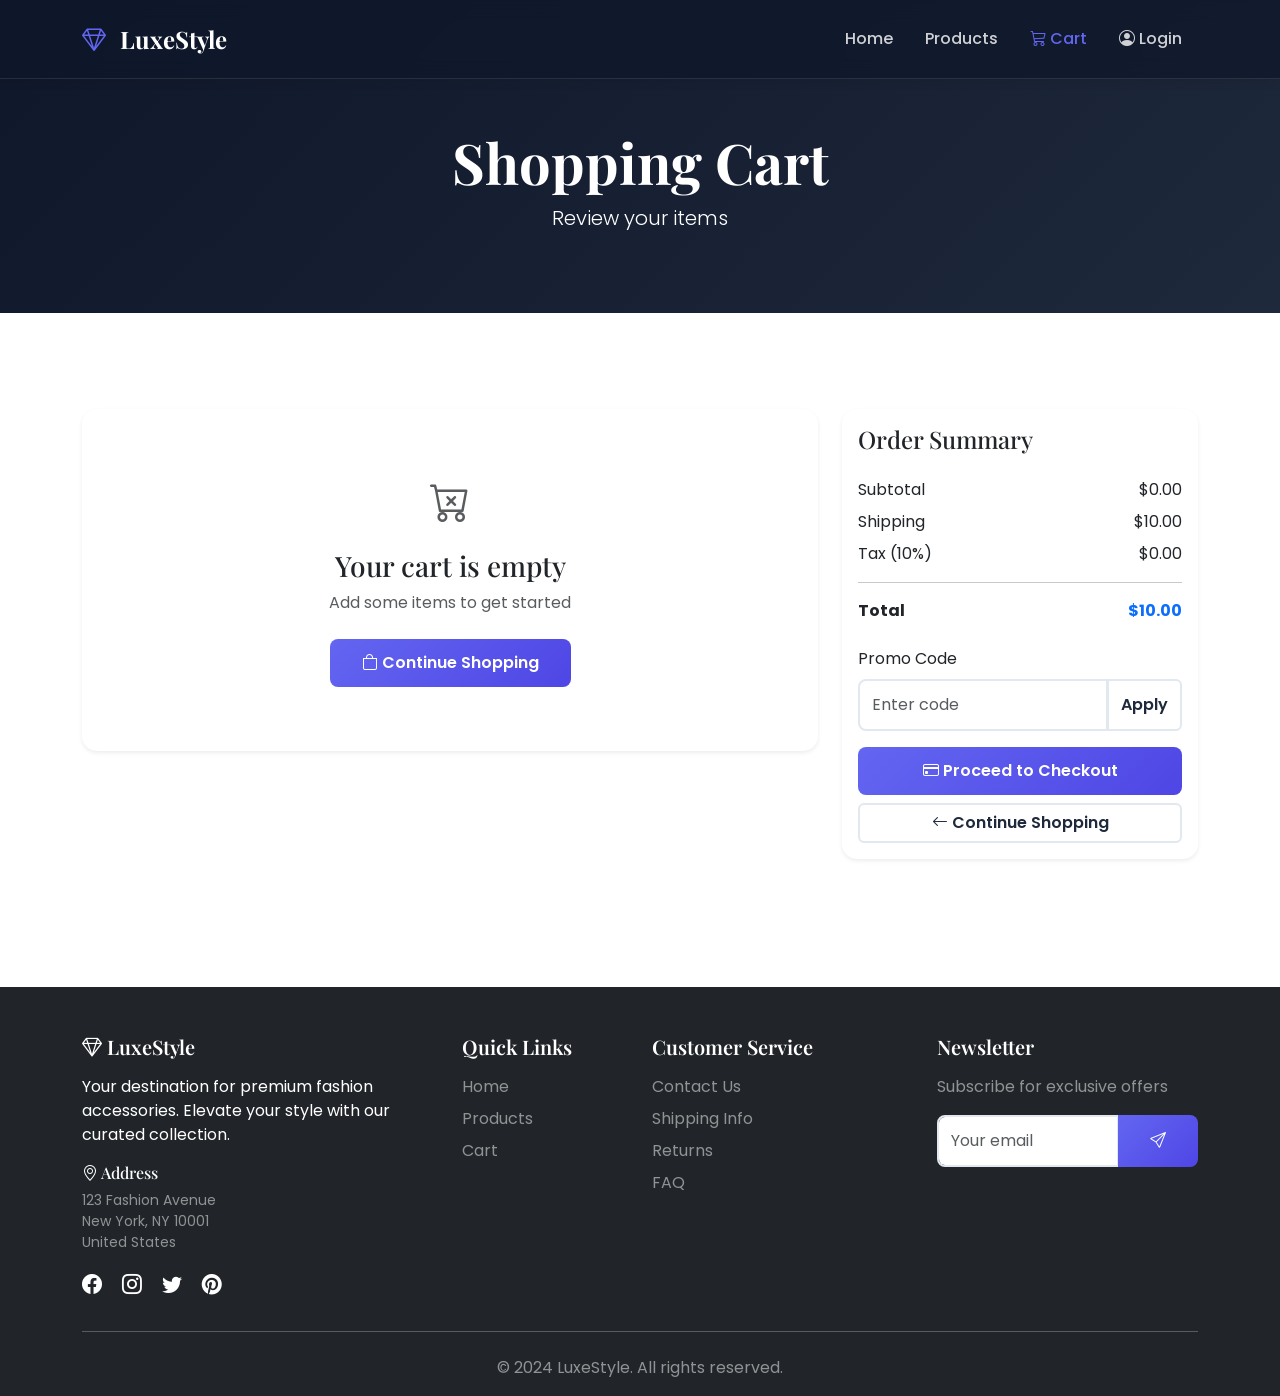
<file: cart.html>
<!DOCTYPE html>
<html lang="en">

<head>
    <meta charset="UTF-8">
    <meta name="viewport" content="width=device-width, initial-scale=1.0">
    <title>Shopping Cart - LuxeStyle</title>
    <meta name="description" content="Review your shopping cart and proceed to checkout.">

    <!-- Bootstrap CSS -->
    <link href="https://cdn.jsdelivr.net/npm/bootstrap@5.3.2/dist/css/bootstrap.min.css" rel="stylesheet">
    <!-- Bootstrap Icons -->
    <link rel="stylesheet" href="https://cdn.jsdelivr.net/npm/bootstrap-icons@1.11.1/font/bootstrap-icons.css">
    <!-- Google Fonts -->
    <link
        href="https://fonts.googleapis.com/css2?family=Playfair+Display:wght@400;700&family=Poppins:wght@300;400;500;600;700&display=swap"
        rel="stylesheet">
    <!-- Custom CSS -->
    <link rel="stylesheet" href="css/style.css">
</head>

<body>
    <!-- Navbar -->
    <nav class="navbar navbar-expand-lg navbar-dark fixed-top" id="mainNavbar">
        <div class="container">
            <a class="navbar-brand" href="index.html">
                <i class="bi bi-gem"></i> LuxeStyle
            </a>
            <button class="navbar-toggler" type="button" data-bs-toggle="collapse" data-bs-target="#navbarNav">
                <span class="navbar-toggler-icon"></span>
            </button>
            <div class="collapse navbar-collapse" id="navbarNav">
                <ul class="navbar-nav ms-auto">
                    <li class="nav-item">
                        <a class="nav-link" href="index.html">Home</a>
                    </li>
                    <li class="nav-item">
                        <a class="nav-link" href="products.html">Products</a>
                    </li>
                    <li class="nav-item">
                        <a class="nav-link active" href="cart.html">
                            <i class="bi bi-cart3"></i> Cart
                            <span class="badge bg-danger" id="cartCount">0</span>
                        </a>
                    </li>
                    <li class="nav-item">
                        <a class="nav-link" href="login.html">
                            <i class="bi bi-person-circle"></i> Login
                        </a>
                    </li>
                </ul>
            </div>
        </div>
    </nav>

    <!-- Page Header -->
    <section class="page-header">
        <div class="container">
            <h1 class="display-4 fw-bold">Shopping Cart</h1>
            <p class="lead">Review your items</p>
        </div>
    </section>

    <!-- Cart Section -->
    <section class="py-5">
        <div class="container">
            <div class="row">
                <!-- Cart Items -->
                <div class="col-lg-8">
                    <div class="card shadow-sm mb-4">
                        <div class="card-body">
                            <div id="cartItems">
                                <!-- Cart items will be loaded dynamically -->
                            </div>

                            <!-- Empty Cart Message -->
                            <div id="emptyCart" class="text-center py-5" style="display: none;">
                                <i class="bi bi-cart-x fs-1 text-muted"></i>
                                <h3 class="mt-3">Your cart is empty</h3>
                                <p class="text-muted mb-4">Add some items to get started</p>
                                <a href="products.html" class="btn btn-primary">
                                    <i class="bi bi-bag"></i> Continue Shopping
                                </a>
                            </div>
                        </div>
                    </div>
                </div>

                <!-- Order Summary -->
                <div class="col-lg-4">
                    <div class="card shadow-sm sticky-top" style="top: 100px;">
                        <div class="card-body">
                            <h4 class="mb-4">Order Summary</h4>

                            <div class="d-flex justify-content-between mb-2">
                                <span>Subtotal</span>
                                <span id="subtotal">$0.00</span>
                            </div>
                            <div class="d-flex justify-content-between mb-2">
                                <span>Shipping</span>
                                <span id="shipping">$0.00</span>
                            </div>
                            <div class="d-flex justify-content-between mb-2">
                                <span>Tax (10%)</span>
                                <span id="tax">$0.00</span>
                            </div>
                            <hr>
                            <div class="d-flex justify-content-between mb-4">
                                <strong>Total</strong>
                                <strong class="text-primary" id="total">$0.00</strong>
                            </div>

                            <!-- Promo Code -->
                            <div class="mb-3">
                                <label class="form-label">Promo Code</label>
                                <div class="input-group">
                                    <input type="text" class="form-control" id="promoCode" placeholder="Enter code">
                                    <button class="btn btn-outline-secondary" type="button"
                                        id="applyPromo">Apply</button>
                                </div>
                                <small class="text-success" id="promoMessage" style="display: none;"></small>
                            </div>

                            <button class="btn btn-primary w-100 mb-2" id="checkoutBtn">
                                <i class="bi bi-credit-card"></i> Proceed to Checkout
                            </button>
                            <a href="products.html" class="btn btn-outline-secondary w-100">
                                <i class="bi bi-arrow-left"></i> Continue Shopping
                            </a>
                        </div>
                    </div>
                </div>
            </div>
        </div>
    </section>

    <!-- Footer -->
    <footer class="footer bg-dark text-white pt-5 pb-3">
        <div class="container">
            <div class="row g-4">
                <div class="col-md-4">
                    <h5 class="mb-3"><i class="bi bi-gem"></i> LuxeStyle</h5>
                    <p>Your destination for premium fashion accessories. Elevate your style with our curated collection.
                    </p>
                    <div class="mb-3">
                        <h6 class="mb-2"><i class="bi bi-geo-alt"></i> Address</h6>
                        <p class="text-white-50 small mb-0">123 Fashion Avenue</p>
                        <p class="text-white-50 small mb-0">New York, NY 10001</p>
                        <p class="text-white-50 small mb-0">United States</p>
                    </div>
                    <div class="social-links mt-3">
                        <a href="#" class="text-white me-3"><i class="bi bi-facebook fs-5"></i></a>
                        <a href="#" class="text-white me-3"><i class="bi bi-instagram fs-5"></i></a>
                        <a href="#" class="text-white me-3"><i class="bi bi-twitter fs-5"></i></a>
                        <a href="#" class="text-white"><i class="bi bi-pinterest fs-5"></i></a>
                    </div>
                </div>
                <div class="col-md-2">
                    <h5 class="mb-3">Quick Links</h5>
                    <ul class="list-unstyled">
                        <li><a href="index.html" class="text-white-50">Home</a></li>
                        <li><a href="products.html" class="text-white-50">Products</a></li>
                        <li><a href="cart.html" class="text-white-50">Cart</a></li>
                    </ul>
                </div>
                <div class="col-md-3">
                    <h5 class="mb-3">Customer Service</h5>
                    <ul class="list-unstyled">
                        <li><a href="#" class="text-white-50">Contact Us</a></li>
                        <li><a href="#" class="text-white-50">Shipping Info</a></li>
                        <li><a href="#" class="text-white-50">Returns</a></li>
                        <li><a href="#" class="text-white-50">FAQ</a></li>
                    </ul>
                </div>
                <div class="col-md-3">
                    <h5 class="mb-3">Newsletter</h5>
                    <p class="text-white-50">Subscribe for exclusive offers</p>
                    <div class="input-group">
                        <input type="email" class="form-control" placeholder="Your email">
                        <button class="btn btn-primary" type="button">
                            <i class="bi bi-send"></i>
                        </button>
                    </div>
                </div>
            </div>
            <hr class="my-4 bg-white">
            <div class="text-center text-white-50">
                <p class="mb-0">&copy; 2024 LuxeStyle. All rights reserved.</p>
            </div>
        </div>
    </footer>

    <!-- Bootstrap JS -->
    <script src="https://cdn.jsdelivr.net/npm/bootstrap@5.3.2/dist/js/bootstrap.bundle.min.js"></script>
    <!-- Custom JS -->
    <script src="js/products.js"></script>
    <script src="js/cart.js"></script>
    <script src="js/auth.js"></script>
    <script src="js/cart-page.js"></script>
</body>

</html>
</file>
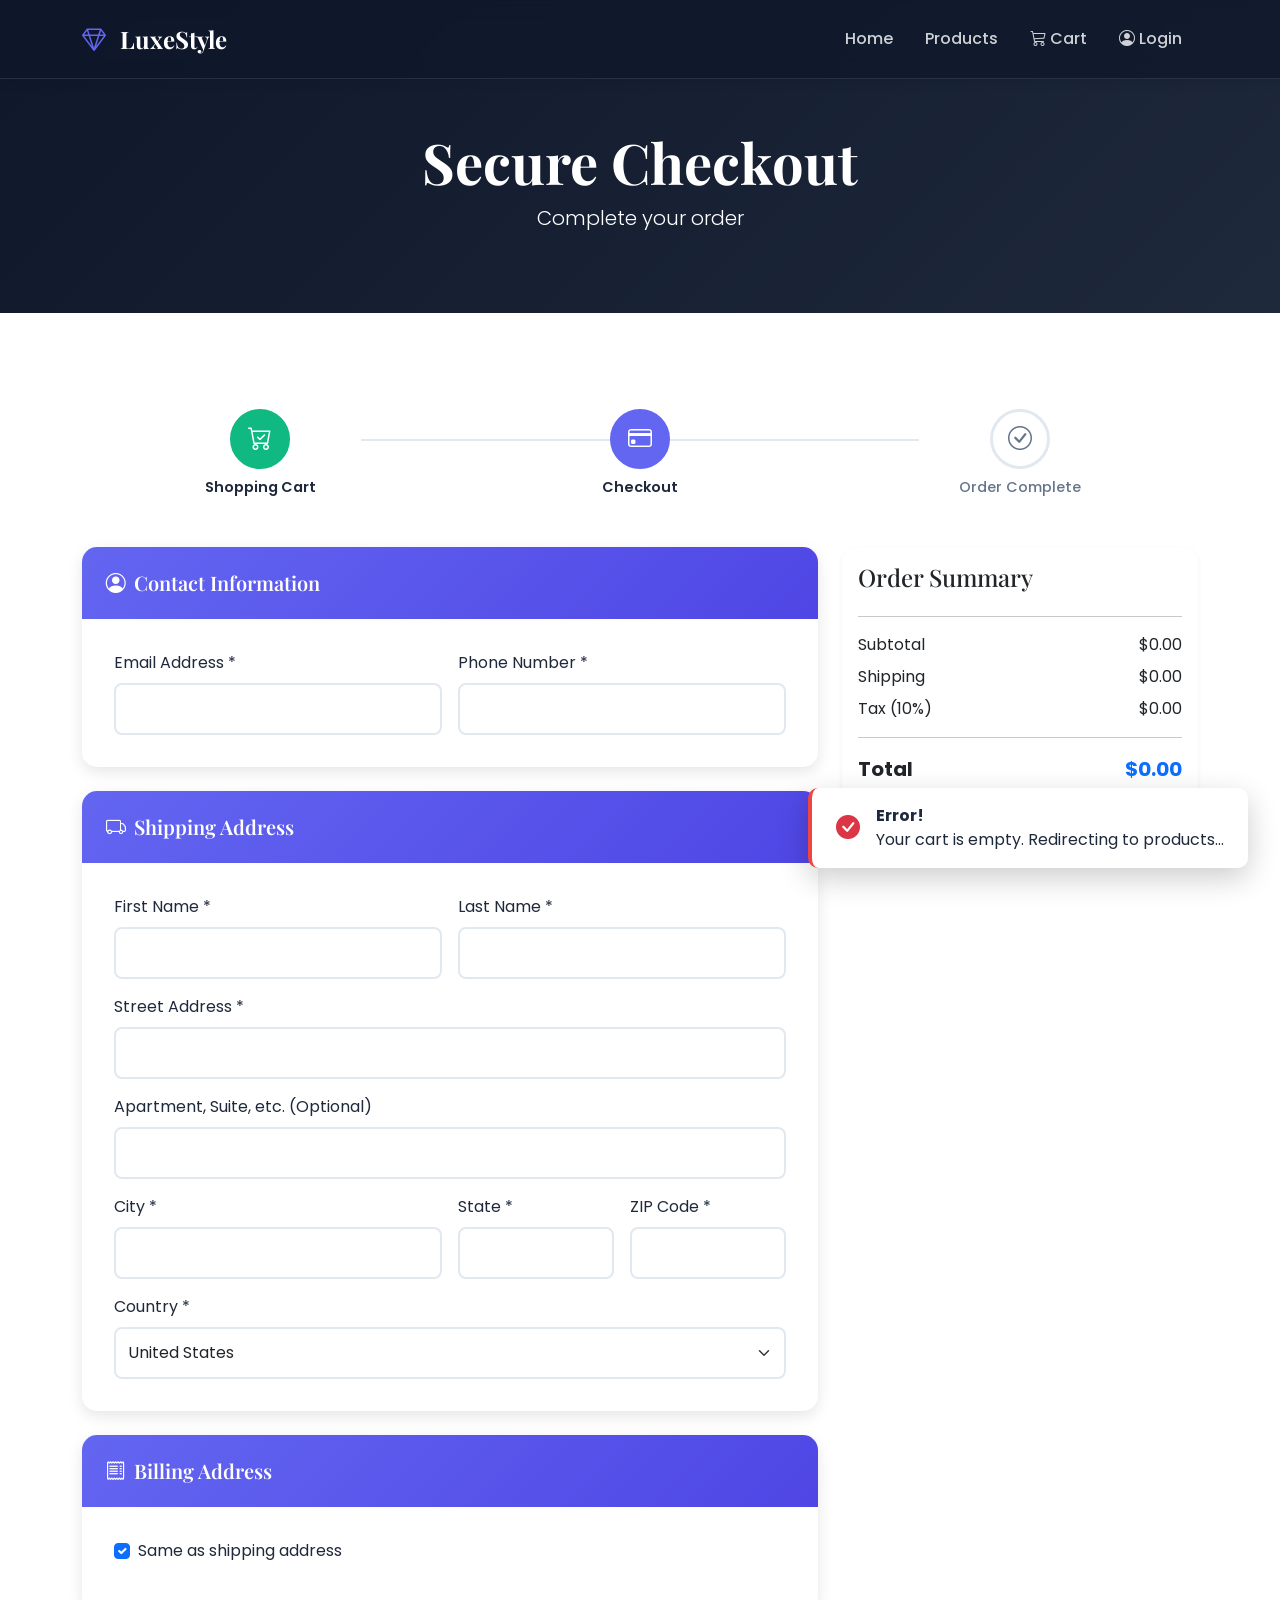
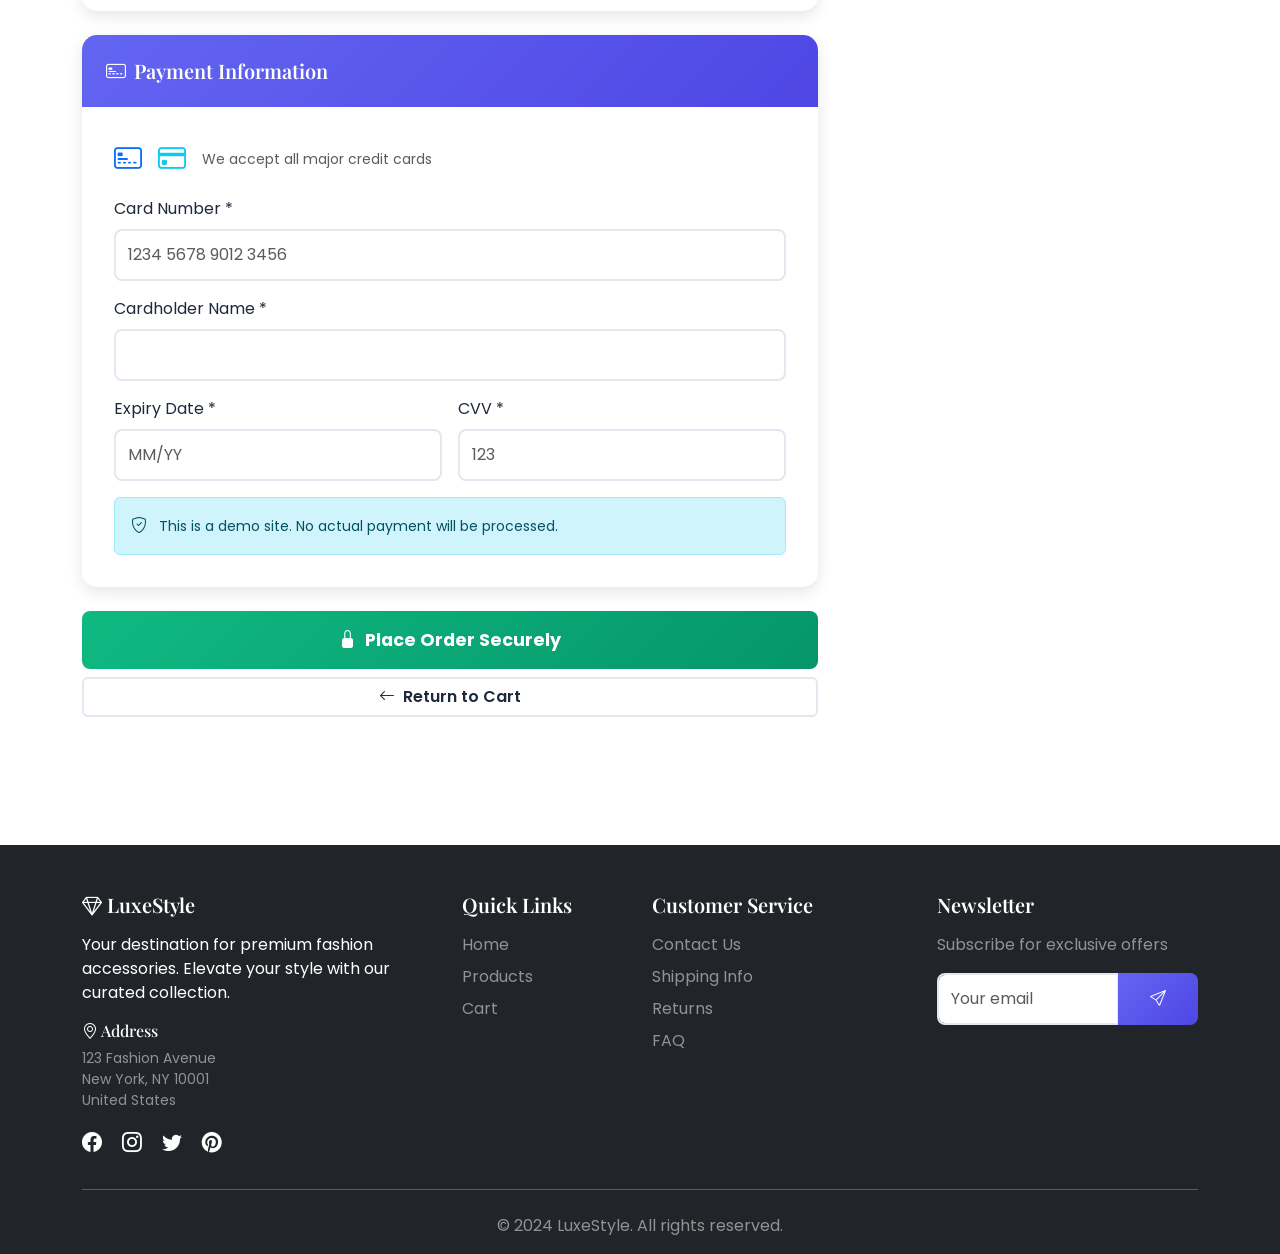
<file: checkout.html>
<!DOCTYPE html>
<html lang="en">

<head>
    <meta charset="UTF-8">
    <meta name="viewport" content="width=device-width, initial-scale=1.0">
    <title>Checkout - LuxeStyle</title>
    <meta name="description" content="Complete your purchase securely with LuxeStyle.">

    <!-- Bootstrap CSS -->
    <link href="https://cdn.jsdelivr.net/npm/bootstrap@5.3.2/dist/css/bootstrap.min.css" rel="stylesheet">
    <!-- Bootstrap Icons -->
    <link rel="stylesheet" href="https://cdn.jsdelivr.net/npm/bootstrap-icons@1.11.1/font/bootstrap-icons.css">
    <!-- Google Fonts -->
    <link
        href="https://fonts.googleapis.com/css2?family=Playfair+Display:wght@400;700&family=Poppins:wght@300;400;500;600;700&display=swap"
        rel="stylesheet">
    <!-- Custom CSS -->
    <link rel="stylesheet" href="css/style.css">
</head>

<body>
    <!-- Navbar -->
    <nav class="navbar navbar-expand-lg navbar-dark fixed-top" id="mainNavbar">
        <div class="container">
            <a class="navbar-brand" href="index.html">
                <i class="bi bi-gem"></i> LuxeStyle
            </a>
            <button class="navbar-toggler" type="button" data-bs-toggle="collapse" data-bs-target="#navbarNav">
                <span class="navbar-toggler-icon"></span>
            </button>
            <div class="collapse navbar-collapse" id="navbarNav">
                <ul class="navbar-nav ms-auto">
                    <li class="nav-item">
                        <a class="nav-link" href="index.html">Home</a>
                    </li>
                    <li class="nav-item">
                        <a class="nav-link" href="products.html">Products</a>
                    </li>
                    <li class="nav-item">
                        <a class="nav-link" href="cart.html">
                            <i class="bi bi-cart3"></i> Cart
                            <span class="badge bg-danger" id="cartCount">0</span>
                        </a>
                    </li>
                    <li class="nav-item">
                        <a class="nav-link" href="login.html">
                            <i class="bi bi-person-circle"></i> Login
                        </a>
                    </li>
                </ul>
            </div>
        </div>
    </nav>

    <!-- Page Header -->
    <section class="page-header">
        <div class="container">
            <h1 class="display-4 fw-bold">Secure Checkout</h1>
            <p class="lead">Complete your order</p>
        </div>
    </section>

    <!-- Checkout Section -->
    <section class="py-5">
        <div class="container">
            <!-- Progress Indicator -->
            <div class="checkout-progress mb-5">
                <div class="row text-center">
                    <div class="col-4">
                        <div class="progress-step completed">
                            <div class="progress-icon">
                                <i class="bi bi-cart-check"></i>
                            </div>
                            <p class="mt-2 mb-0">Shopping Cart</p>
                        </div>
                    </div>
                    <div class="col-4">
                        <div class="progress-step active">
                            <div class="progress-icon">
                                <i class="bi bi-credit-card"></i>
                            </div>
                            <p class="mt-2 mb-0">Checkout</p>
                        </div>
                    </div>
                    <div class="col-4">
                        <div class="progress-step">
                            <div class="progress-icon">
                                <i class="bi bi-check-circle"></i>
                            </div>
                            <p class="mt-2 mb-0">Order Complete</p>
                        </div>
                    </div>
                </div>
            </div>

            <div class="row">
                <!-- Checkout Form -->
                <div class="col-lg-8">
                    <form id="checkoutForm" class="checkout-form">
                        <!-- Contact Information -->
                        <div class="form-section mb-4">
                            <div class="section-header">
                                <h4><i class="bi bi-person-circle me-2"></i>Contact Information</h4>
                            </div>
                            <div class="card-body">
                                <div class="row g-3">
                                    <div class="col-md-6">
                                        <label for="email" class="form-label">Email Address *</label>
                                        <input type="email" class="form-control" id="email" required>
                                        <div class="invalid-feedback">Please enter a valid email address.</div>
                                    </div>
                                    <div class="col-md-6">
                                        <label for="phone" class="form-label">Phone Number *</label>
                                        <input type="tel" class="form-control" id="phone" required>
                                        <div class="invalid-feedback">Please enter a valid phone number.</div>
                                    </div>
                                </div>
                            </div>
                        </div>

                        <!-- Shipping Address -->
                        <div class="form-section mb-4">
                            <div class="section-header">
                                <h4><i class="bi bi-truck me-2"></i>Shipping Address</h4>
                            </div>
                            <div class="card-body">
                                <div class="row g-3">
                                    <div class="col-md-6">
                                        <label for="firstName" class="form-label">First Name *</label>
                                        <input type="text" class="form-control" id="firstName" required>
                                        <div class="invalid-feedback">First name is required.</div>
                                    </div>
                                    <div class="col-md-6">
                                        <label for="lastName" class="form-label">Last Name *</label>
                                        <input type="text" class="form-control" id="lastName" required>
                                        <div class="invalid-feedback">Last name is required.</div>
                                    </div>
                                    <div class="col-12">
                                        <label for="address" class="form-label">Street Address *</label>
                                        <input type="text" class="form-control" id="address" required>
                                        <div class="invalid-feedback">Address is required.</div>
                                    </div>
                                    <div class="col-12">
                                        <label for="apartment" class="form-label">Apartment, Suite, etc.
                                            (Optional)</label>
                                        <input type="text" class="form-control" id="apartment">
                                    </div>
                                    <div class="col-md-6">
                                        <label for="city" class="form-label">City *</label>
                                        <input type="text" class="form-control" id="city" required>
                                        <div class="invalid-feedback">City is required.</div>
                                    </div>
                                    <div class="col-md-3">
                                        <label for="state" class="form-label">State *</label>
                                        <input type="text" class="form-control" id="state" required>
                                        <div class="invalid-feedback">State is required.</div>
                                    </div>
                                    <div class="col-md-3">
                                        <label for="zipCode" class="form-label">ZIP Code *</label>
                                        <input type="text" class="form-control" id="zipCode" required>
                                        <div class="invalid-feedback">ZIP code is required.</div>
                                    </div>
                                    <div class="col-12">
                                        <label for="country" class="form-label">Country *</label>
                                        <select class="form-select" id="country" required>
                                            <option value="">Select Country</option>
                                            <option value="US" selected>United States</option>
                                            <option value="CA">Canada</option>
                                            <option value="UK">United Kingdom</option>
                                            <option value="AU">Australia</option>
                                            <option value="IN">India</option>
                                        </select>
                                        <div class="invalid-feedback">Please select a country.</div>
                                    </div>
                                </div>
                            </div>
                        </div>

                        <!-- Billing Address -->
                        <div class="form-section mb-4">
                            <div class="section-header">
                                <h4><i class="bi bi-receipt me-2"></i>Billing Address</h4>
                            </div>
                            <div class="card-body">
                                <div class="form-check mb-3">
                                    <input class="form-check-input" type="checkbox" id="sameAsShipping" checked>
                                    <label class="form-check-label" for="sameAsShipping">
                                        Same as shipping address
                                    </label>
                                </div>
                                <div id="billingAddressFields" style="display: none;">
                                    <div class="row g-3">
                                        <div class="col-md-6">
                                            <label for="billingFirstName" class="form-label">First Name</label>
                                            <input type="text" class="form-control" id="billingFirstName">
                                        </div>
                                        <div class="col-md-6">
                                            <label for="billingLastName" class="form-label">Last Name</label>
                                            <input type="text" class="form-control" id="billingLastName">
                                        </div>
                                        <div class="col-12">
                                            <label for="billingAddress" class="form-label">Street Address</label>
                                            <input type="text" class="form-control" id="billingAddress">
                                        </div>
                                        <div class="col-md-6">
                                            <label for="billingCity" class="form-label">City</label>
                                            <input type="text" class="form-control" id="billingCity">
                                        </div>
                                        <div class="col-md-3">
                                            <label for="billingState" class="form-label">State</label>
                                            <input type="text" class="form-control" id="billingState">
                                        </div>
                                        <div class="col-md-3">
                                            <label for="billingZipCode" class="form-label">ZIP Code</label>
                                            <input type="text" class="form-control" id="billingZipCode">
                                        </div>
                                    </div>
                                </div>
                            </div>
                        </div>

                        <!-- Payment Information -->
                        <div class="form-section mb-4">
                            <div class="section-header">
                                <h4><i class="bi bi-credit-card-2-front me-2"></i>Payment Information</h4>
                            </div>
                            <div class="card-body">
                                <div class="payment-icons mb-3">
                                    <i class="bi bi-credit-card-2-front fs-3 me-2 text-primary"></i>
                                    <i class="bi bi-credit-card fs-3 me-2 text-info"></i>
                                    <span class="text-muted small">We accept all major credit cards</span>
                                </div>
                                <div class="row g-3">
                                    <div class="col-12">
                                        <label for="cardNumber" class="form-label">Card Number *</label>
                                        <input type="text" class="form-control" id="cardNumber"
                                            placeholder="1234 5678 9012 3456" maxlength="19" required>
                                        <div class="invalid-feedback">Please enter a valid card number.</div>
                                    </div>
                                    <div class="col-12">
                                        <label for="cardName" class="form-label">Cardholder Name *</label>
                                        <input type="text" class="form-control" id="cardName" required>
                                        <div class="invalid-feedback">Cardholder name is required.</div>
                                    </div>
                                    <div class="col-md-6">
                                        <label for="expiryDate" class="form-label">Expiry Date *</label>
                                        <input type="text" class="form-control" id="expiryDate" placeholder="MM/YY"
                                            maxlength="5" required>
                                        <div class="invalid-feedback">Please enter a valid expiry date.</div>
                                    </div>
                                    <div class="col-md-6">
                                        <label for="cvv" class="form-label">CVV *</label>
                                        <input type="text" class="form-control" id="cvv" placeholder="123" maxlength="4"
                                            required>
                                        <div class="invalid-feedback">Please enter a valid CVV.</div>
                                    </div>
                                </div>
                                <div class="alert alert-info mt-3 mb-0">
                                    <i class="bi bi-shield-check me-2"></i>
                                    <small>This is a demo site. No actual payment will be processed.</small>
                                </div>
                            </div>
                        </div>

                        <!-- Submit Button -->
                        <div class="d-grid gap-2">
                            <button type="submit" class="btn btn-primary btn-lg place-order-btn">
                                <i class="bi bi-lock-fill me-2"></i>Place Order Securely
                            </button>
                            <a href="cart.html" class="btn btn-outline-secondary">
                                <i class="bi bi-arrow-left me-2"></i>Return to Cart
                            </a>
                        </div>
                    </form>
                </div>

                <!-- Order Summary -->
                <div class="col-lg-4">
                    <div class="card shadow-sm sticky-top" style="top: 100px;">
                        <div class="card-body">
                            <h4 class="mb-4">Order Summary</h4>

                            <!-- Order Items -->
                            <div id="orderItems" class="mb-3">
                                <!-- Items will be loaded dynamically -->
                            </div>

                            <hr>

                            <!-- Order Totals -->
                            <div class="d-flex justify-content-between mb-2">
                                <span>Subtotal</span>
                                <span id="summarySubtotal">$0.00</span>
                            </div>
                            <div class="d-flex justify-content-between mb-2">
                                <span>Shipping</span>
                                <span id="summaryShipping">$0.00</span>
                            </div>
                            <div class="d-flex justify-content-between mb-2">
                                <span>Tax (10%)</span>
                                <span id="summaryTax">$0.00</span>
                            </div>
                            <div id="promoDiscountSection" style="display: none;">
                                <div class="d-flex justify-content-between mb-2 text-success">
                                    <span>Promo Discount (10%)</span>
                                    <span id="summaryDiscount">-$0.00</span>
                                </div>
                            </div>
                            <hr>
                            <div class="d-flex justify-content-between mb-3">
                                <strong class="fs-5">Total</strong>
                                <strong class="text-primary fs-5" id="summaryTotal">$0.00</strong>
                            </div>

                            <!-- User Login Notice -->
                            <div id="guestNotice" class="alert alert-warning" style="display: none;">
                                <small>
                                    <i class="bi bi-info-circle me-1"></i>
                                    <a href="login.html">Login</a> or <a href="register.html">create an account</a>
                                    to save your order history.
                                </small>
                            </div>
                        </div>
                    </div>
                </div>
            </div>
        </div>
    </section>

    <!-- Footer -->
    <footer class="footer bg-dark text-white pt-5 pb-3">
        <div class="container">
            <div class="row g-4">
                <div class="col-md-4">
                    <h5 class="mb-3"><i class="bi bi-gem"></i> LuxeStyle</h5>
                    <p>Your destination for premium fashion accessories. Elevate your style with our curated collection.
                    </p>
                    <div class="mb-3">
                        <h6 class="mb-2"><i class="bi bi-geo-alt"></i> Address</h6>
                        <p class="text-white-50 small mb-0">123 Fashion Avenue</p>
                        <p class="text-white-50 small mb-0">New York, NY 10001</p>
                        <p class="text-white-50 small mb-0">United States</p>
                    </div>
                    <div class="social-links mt-3">
                        <a href="#" class="text-white me-3"><i class="bi bi-facebook fs-5"></i></a>
                        <a href="#" class="text-white me-3"><i class="bi bi-instagram fs-5"></i></a>
                        <a href="#" class="text-white me-3"><i class="bi bi-twitter fs-5"></i></a>
                        <a href="#" class="text-white"><i class="bi bi-pinterest fs-5"></i></a>
                    </div>
                </div>
                <div class="col-md-2">
                    <h5 class="mb-3">Quick Links</h5>
                    <ul class="list-unstyled">
                        <li><a href="index.html" class="text-white-50">Home</a></li>
                        <li><a href="products.html" class="text-white-50">Products</a></li>
                        <li><a href="cart.html" class="text-white-50">Cart</a></li>
                    </ul>
                </div>
                <div class="col-md-3">
                    <h5 class="mb-3">Customer Service</h5>
                    <ul class="list-unstyled">
                        <li><a href="#" class="text-white-50">Contact Us</a></li>
                        <li><a href="#" class="text-white-50">Shipping Info</a></li>
                        <li><a href="#" class="text-white-50">Returns</a></li>
                        <li><a href="#" class="text-white-50">FAQ</a></li>
                    </ul>
                </div>
                <div class="col-md-3">
                    <h5 class="mb-3">Newsletter</h5>
                    <p class="text-white-50">Subscribe for exclusive offers</p>
                    <div class="input-group">
                        <input type="email" class="form-control" placeholder="Your email">
                        <button class="btn btn-primary" type="button">
                            <i class="bi bi-send"></i>
                        </button>
                    </div>
                </div>
            </div>
            <hr class="my-4 bg-white">
            <div class="text-center text-white-50">
                <p class="mb-0">&copy; 2024 LuxeStyle. All rights reserved.</p>
            </div>
        </div>
    </footer>

    <!-- Bootstrap JS -->
    <script src="https://cdn.jsdelivr.net/npm/bootstrap@5.3.2/dist/js/bootstrap.bundle.min.js"></script>
    <!-- Custom JS -->
    <script src="js/products.js"></script>
    <script src="js/cart.js"></script>
    <script src="js/auth.js"></script>
    <script src="js/checkout.js"></script>
</body>

</html>
</file>
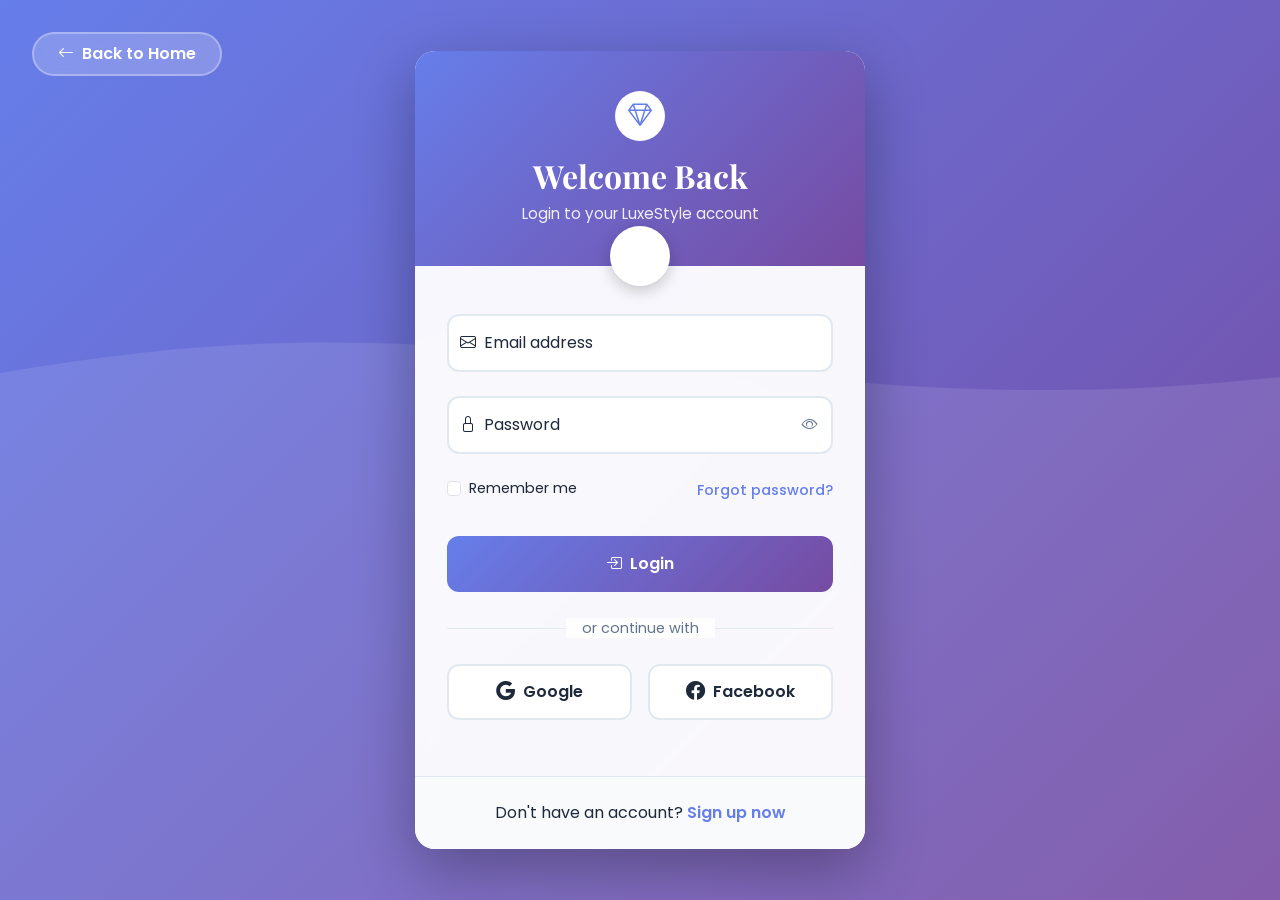
<file: login.html>
<!DOCTYPE html>
<html lang="en">

<head>
    <meta charset="UTF-8">
    <meta name="viewport" content="width=device-width, initial-scale=1.0">
    <title>Login - LuxeStyle</title>
    <meta name="description"
        content="Login to your LuxeStyle account to access exclusive features and manage your orders.">

    <!-- Bootstrap CSS -->
    <link href="https://cdn.jsdelivr.net/npm/bootstrap@5.3.2/dist/css/bootstrap.min.css" rel="stylesheet">
    <!-- Bootstrap Icons -->
    <link rel="stylesheet" href="https://cdn.jsdelivr.net/npm/bootstrap-icons@1.11.1/font/bootstrap-icons.css">
    <!-- Google Fonts -->
    <link
        href="https://fonts.googleapis.com/css2?family=Playfair+Display:wght@400;700&family=Poppins:wght@300;400;500;600;700&display=swap"
        rel="stylesheet">
    <!-- Custom CSS -->
    <link rel="stylesheet" href="css/style.css">
    <style>
        .auth-container {
            min-height: 100vh;
            background: linear-gradient(135deg, #667eea 0%, #764ba2 100%);
            display: flex;
            align-items: center;
            justify-content: center;
            padding: 2rem 0;
            position: relative;
            overflow: hidden;
        }

        .auth-container::before {
            content: '';
            position: absolute;
            top: 0;
            left: 0;
            right: 0;
            bottom: 0;
            background: url('data:image/svg+xml,<svg xmlns="http://www.w3.org/2000/svg" viewBox="0 0 1440 320"><path fill="%23ffffff" fill-opacity="0.1" d="M0,96L48,112C96,128,192,160,288,160C384,160,480,128,576,122.7C672,117,768,139,864,138.7C960,139,1056,117,1152,101.3C1248,85,1344,75,1392,69.3L1440,64L1440,320L1392,320C1344,320,1248,320,1152,320C1056,320,960,320,864,320C768,320,672,320,576,320C480,320,384,320,288,320C192,320,96,320,48,320L0,320Z"></path></svg>');
            background-size: cover;
            background-position: bottom;
            animation: wave 15s ease-in-out infinite;
        }

        @keyframes wave {

            0%,
            100% {
                transform: translateY(0);
            }

            50% {
                transform: translateY(-20px);
            }
        }

        .auth-card {
            background: rgba(255, 255, 255, 0.95);
            backdrop-filter: blur(10px);
            border-radius: 20px;
            box-shadow: 0 20px 60px rgba(0, 0, 0, 0.3);
            overflow: hidden;
            max-width: 450px;
            width: 100%;
            position: relative;
            z-index: 1;
            animation: slideUp 0.6s ease-out;
        }

        @keyframes slideUp {
            from {
                opacity: 0;
                transform: translateY(30px);
            }

            to {
                opacity: 1;
                transform: translateY(0);
            }
        }

        .auth-header {
            background: linear-gradient(135deg, #667eea 0%, #764ba2 100%);
            color: white;
            padding: 2.5rem 2rem;
            text-align: center;
            position: relative;
        }

        .auth-header::after {
            content: '';
            position: absolute;
            bottom: -20px;
            left: 50%;
            transform: translateX(-50%);
            width: 60px;
            height: 60px;
            background: white;
            border-radius: 50%;
            box-shadow: 0 5px 15px rgba(0, 0, 0, 0.2);
        }

        .auth-icon {
            width: 50px;
            height: 50px;
            background: white;
            border-radius: 50%;
            display: flex;
            align-items: center;
            justify-content: center;
            margin: 0 auto 1rem;
            font-size: 1.5rem;
            color: #667eea;
            position: relative;
            z-index: 2;
        }

        .auth-header h2 {
            font-family: 'Playfair Display', serif;
            font-size: 2rem;
            margin-bottom: 0.5rem;
            font-weight: 700;
        }

        .auth-header p {
            margin: 0;
            opacity: 0.9;
            font-size: 0.95rem;
        }

        .auth-body {
            padding: 3rem 2rem 2rem;
        }

        .form-floating {
            margin-bottom: 1.5rem;
        }

        .form-floating .form-control {
            border: 2px solid #e2e8f0;
            border-radius: 12px;
            padding: 1rem 0.75rem;
            height: calc(3.5rem + 2px);
            transition: all 0.3s ease;
        }

        .form-floating .form-control:focus {
            border-color: #667eea;
            box-shadow: 0 0 0 0.25rem rgba(102, 126, 234, 0.15);
        }

        .form-floating label {
            padding: 1rem 0.75rem;
        }

        .password-toggle {
            position: absolute;
            right: 15px;
            top: 50%;
            transform: translateY(-50%);
            cursor: pointer;
            color: #64748b;
            z-index: 10;
            transition: color 0.3s ease;
        }

        .password-toggle:hover {
            color: #667eea;
        }

        .btn-auth {
            width: 100%;
            padding: 1rem;
            border-radius: 12px;
            font-weight: 600;
            font-size: 1rem;
            background: linear-gradient(135deg, #667eea 0%, #764ba2 100%);
            border: none;
            color: white;
            transition: all 0.3s ease;
            margin-top: 1rem;
        }

        .btn-auth:hover {
            transform: translateY(-2px);
            box-shadow: 0 10px 25px rgba(102, 126, 234, 0.4);
        }

        .divider {
            text-align: center;
            margin: 1.5rem 0;
            position: relative;
        }

        .divider::before {
            content: '';
            position: absolute;
            top: 50%;
            left: 0;
            right: 0;
            height: 1px;
            background: #e2e8f0;
        }

        .divider span {
            background: rgba(255, 255, 255, 0.95);
            padding: 0 1rem;
            position: relative;
            color: #64748b;
            font-size: 0.9rem;
        }

        .social-login {
            display: flex;
            gap: 1rem;
            margin-bottom: 1.5rem;
        }

        .btn-social {
            flex: 1;
            padding: 0.75rem;
            border-radius: 12px;
            border: 2px solid #e2e8f0;
            background: white;
            color: #1e293b;
            font-weight: 600;
            transition: all 0.3s ease;
            display: flex;
            align-items: center;
            justify-content: center;
            gap: 0.5rem;
        }

        .btn-social:hover {
            border-color: #667eea;
            background: #f8fafc;
            transform: translateY(-2px);
        }

        .btn-social i {
            font-size: 1.2rem;
        }

        .auth-footer {
            text-align: center;
            padding: 1.5rem 2rem;
            background: #f8fafc;
            border-top: 1px solid #e2e8f0;
        }

        .auth-footer a {
            color: #667eea;
            text-decoration: none;
            font-weight: 600;
            transition: all 0.3s ease;
        }

        .auth-footer a:hover {
            color: #764ba2;
            text-decoration: underline;
        }

        .remember-forgot {
            display: flex;
            justify-content: space-between;
            align-items: center;
            margin-bottom: 1rem;
            font-size: 0.9rem;
        }

        .form-check-input:checked {
            background-color: #667eea;
            border-color: #667eea;
        }

        .forgot-link {
            color: #667eea;
            text-decoration: none;
            font-weight: 500;
            transition: all 0.3s ease;
        }

        .forgot-link:hover {
            color: #764ba2;
            text-decoration: underline;
        }

        .back-home {
            position: absolute;
            top: 2rem;
            left: 2rem;
            z-index: 10;
        }

        .btn-back {
            background: rgba(255, 255, 255, 0.2);
            backdrop-filter: blur(10px);
            color: white;
            border: 2px solid rgba(255, 255, 255, 0.3);
            padding: 0.5rem 1.5rem;
            border-radius: 50px;
            font-weight: 600;
            transition: all 0.3s ease;
            text-decoration: none;
            display: inline-flex;
            align-items: center;
            gap: 0.5rem;
        }

        .btn-back:hover {
            background: rgba(255, 255, 255, 0.3);
            border-color: rgba(255, 255, 255, 0.5);
            color: white;
            transform: translateX(-5px);
        }

        .alert {
            border-radius: 12px;
            border: none;
            margin-bottom: 1.5rem;
        }

        @media (max-width: 576px) {
            .auth-card {
                margin: 1rem;
            }

            .auth-header h2 {
                font-size: 1.5rem;
            }

            .auth-body {
                padding: 2.5rem 1.5rem 1.5rem;
            }
        }
    </style>
</head>

<body>
    <div class="auth-container">
        <div class="back-home">
            <a href="index.html" class="btn-back">
                <i class="bi bi-arrow-left"></i> Back to Home
            </a>
        </div>

        <div class="auth-card">
            <div class="auth-header">
                <div class="auth-icon">
                    <i class="bi bi-gem"></i>
                </div>
                <h2>Welcome Back</h2>
                <p>Login to your LuxeStyle account</p>
            </div>

            <div class="auth-body">
                <div id="loginAlert"></div>

                <form id="loginForm">
                    <div class="form-floating">
                        <input type="email" class="form-control" id="loginEmail" placeholder="name@example.com"
                            required>
                        <label for="loginEmail"><i class="bi bi-envelope me-2"></i>Email address</label>
                    </div>

                    <div class="form-floating position-relative">
                        <input type="password" class="form-control" id="loginPassword" placeholder="Password" required>
                        <label for="loginPassword"><i class="bi bi-lock me-2"></i>Password</label>
                        <i class="bi bi-eye password-toggle" id="togglePassword"></i>
                    </div>

                    <div class="remember-forgot">
                        <div class="form-check">
                            <input class="form-check-input" type="checkbox" id="rememberMe">
                            <label class="form-check-label" for="rememberMe">
                                Remember me
                            </label>
                        </div>
                        <a href="#" class="forgot-link">Forgot password?</a>
                    </div>

                    <button type="submit" class="btn btn-auth">
                        <i class="bi bi-box-arrow-in-right me-2"></i>Login
                    </button>
                </form>

                <div class="divider">
                    <span>or continue with</span>
                </div>

                <div class="social-login">
                    <button class="btn-social" type="button">
                        <i class="bi bi-google"></i>
                        Google
                    </button>
                    <button class="btn-social" type="button">
                        <i class="bi bi-facebook"></i>
                        Facebook
                    </button>
                </div>
            </div>

            <div class="auth-footer">
                Don't have an account? <a href="register.html">Sign up now</a>
            </div>
        </div>
    </div>

    <!-- Bootstrap JS -->
    <script src="https://cdn.jsdelivr.net/npm/bootstrap@5.3.2/dist/js/bootstrap.bundle.min.js"></script>
    <!-- Custom JS -->
    <script src="js/auth.js"></script>
</body>

</html>
</file>
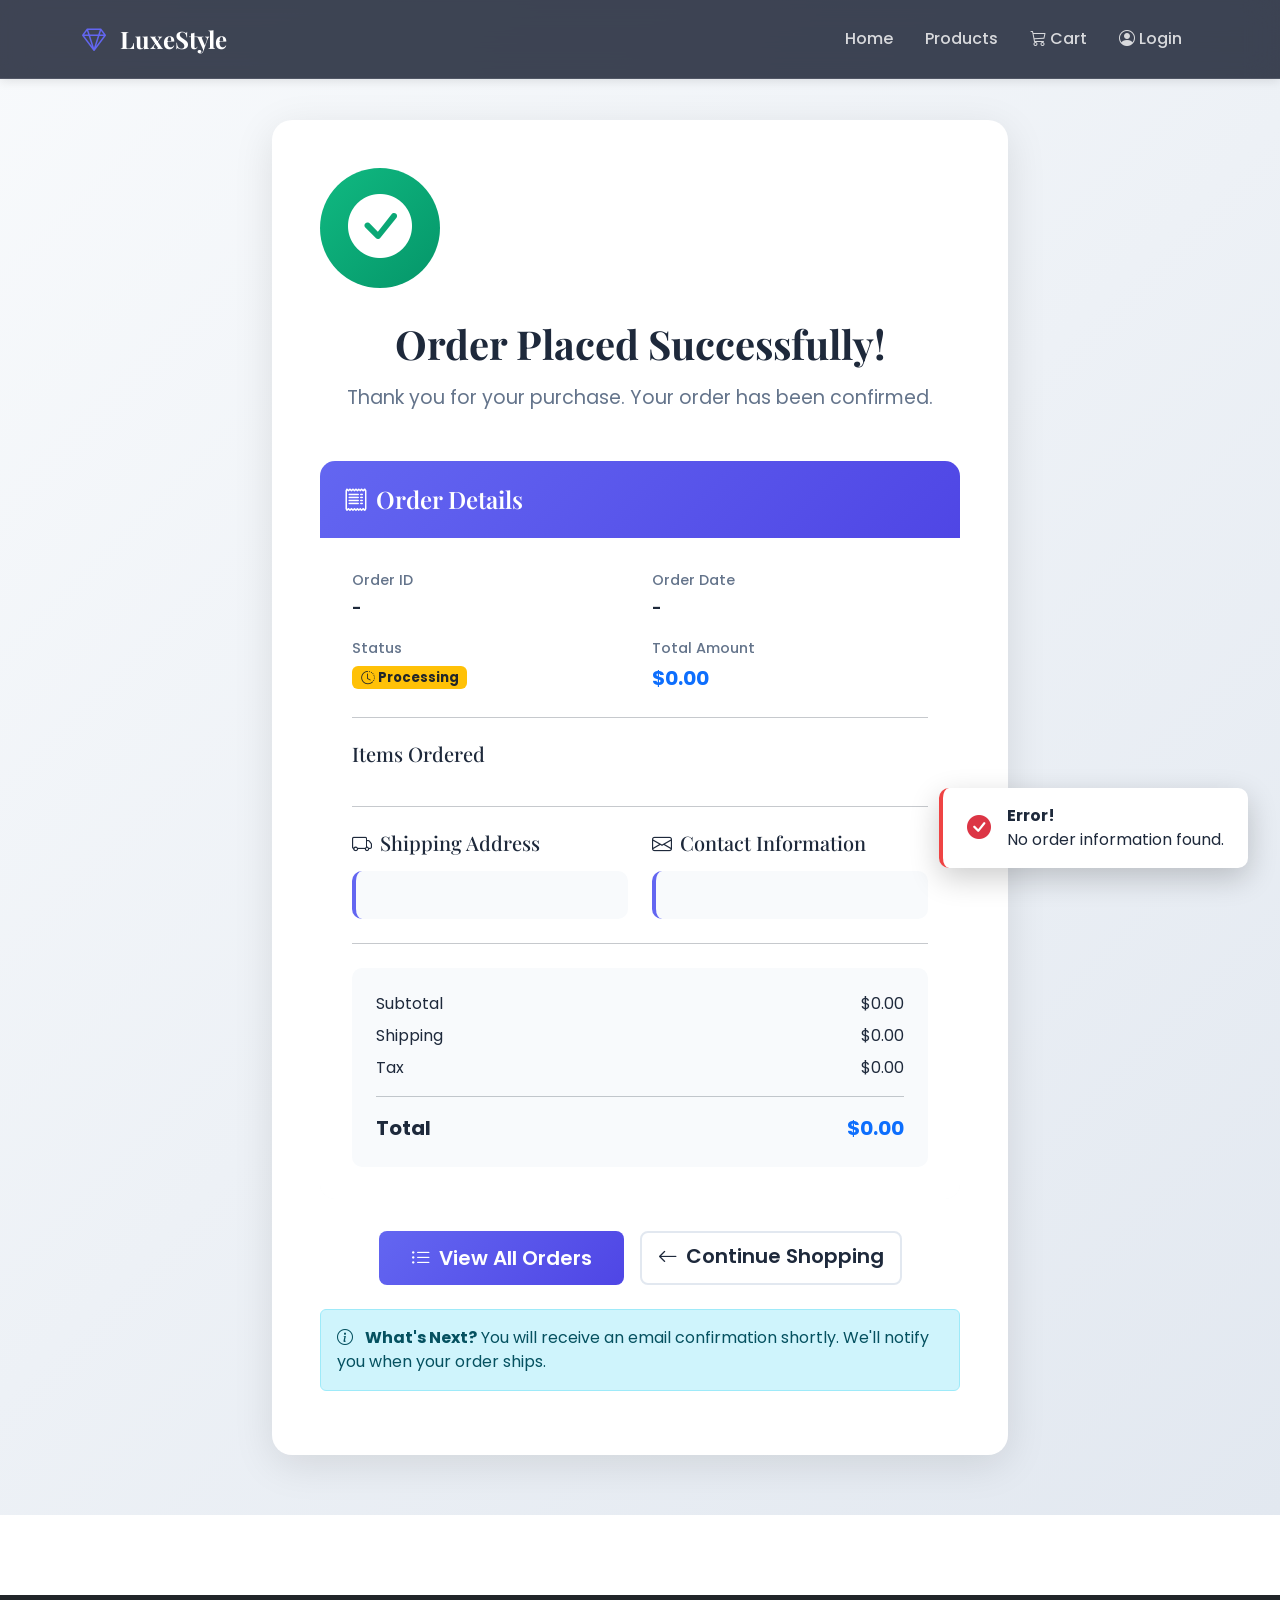
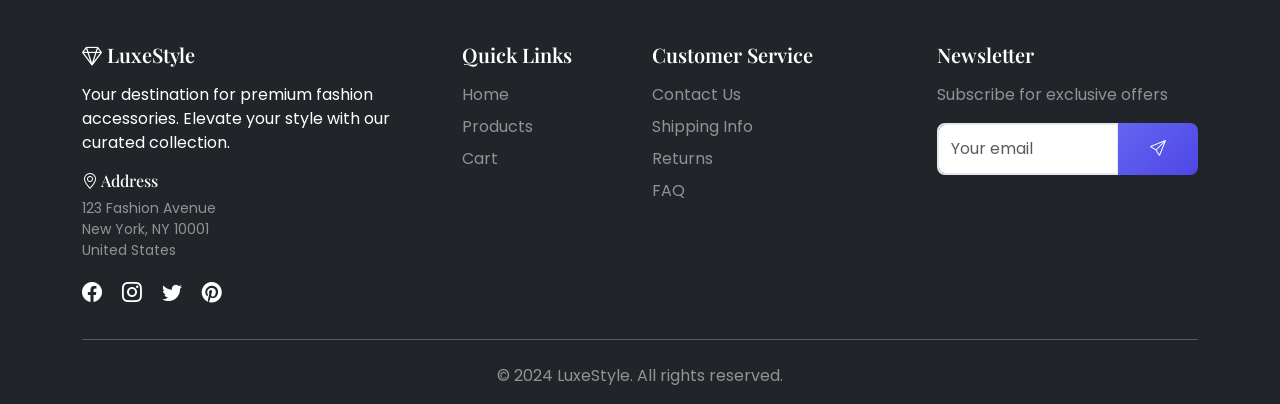
<file: order-success.html>
<!DOCTYPE html>
<html lang="en">

<head>
    <meta charset="UTF-8">
    <meta name="viewport" content="width=device-width, initial-scale=1.0">
    <title>Order Successful - LuxeStyle</title>
    <meta name="description" content="Your order has been placed successfully!">

    <!-- Bootstrap CSS -->
    <link href="https://cdn.jsdelivr.net/npm/bootstrap@5.3.2/dist/css/bootstrap.min.css" rel="stylesheet">
    <!-- Bootstrap Icons -->
    <link rel="stylesheet" href="https://cdn.jsdelivr.net/npm/bootstrap-icons@1.11.1/font/bootstrap-icons.css">
    <!-- Google Fonts -->
    <link
        href="https://fonts.googleapis.com/css2?family=Playfair+Display:wght@400;700&family=Poppins:wght@300;400;500;600;700&display=swap"
        rel="stylesheet">
    <!-- Custom CSS -->
    <link rel="stylesheet" href="css/style.css">
</head>

<body>
    <!-- Navbar -->
    <nav class="navbar navbar-expand-lg navbar-dark fixed-top glass-navbar" id="mainNavbar">
        <div class="container">
            <a class="navbar-brand" href="index.html">
                <i class="bi bi-gem"></i> LuxeStyle
            </a>
            <button class="navbar-toggler" type="button" data-bs-toggle="collapse" data-bs-target="#navbarNav">
                <span class="navbar-toggler-icon"></span>
            </button>
            <div class="collapse navbar-collapse" id="navbarNav">
                <ul class="navbar-nav ms-auto">
                    <li class="nav-item">
                        <a class="nav-link" href="index.html">Home</a>
                    </li>
                    <li class="nav-item">
                        <a class="nav-link" href="products.html">Products</a>
                    </li>
                    <li class="nav-item">
                        <a class="nav-link" href="cart.html">
                            <i class="bi bi-cart3"></i> Cart
                            <span class="badge bg-danger" id="cartCount">0</span>
                        </a>
                    </li>
                    <li class="nav-item">
                        <a class="nav-link" href="login.html">
                            <i class="bi bi-person-circle"></i> Login
                        </a>
                    </li>
                </ul>
            </div>
        </div>
    </nav>

    <!-- Success Section -->
    <section class="order-success-section">
        <div class="container">
            <div class="row justify-content-center">
                <div class="col-lg-8">
                    <div class="success-card">
                        <!-- Success Icon -->
                        <div class="success-icon-wrapper">
                            <div class="success-icon">
                                <i class="bi bi-check-circle-fill"></i>
                            </div>
                        </div>

                        <!-- Success Message -->
                        <h1 class="success-title">Order Placed Successfully!</h1>
                        <p class="success-subtitle">Thank you for your purchase. Your order has been confirmed.</p>

                        <!-- Order Details -->
                        <div class="order-details-card">
                            <div class="order-header">
                                <h4><i class="bi bi-receipt me-2"></i>Order Details</h4>
                            </div>
                            <div class="order-body">
                                <div class="row mb-3">
                                    <div class="col-6">
                                        <p class="detail-label">Order ID</p>
                                        <p class="detail-value" id="orderId">-</p>
                                    </div>
                                    <div class="col-6">
                                        <p class="detail-label">Order Date</p>
                                        <p class="detail-value" id="orderDate">-</p>
                                    </div>
                                </div>

                                <div class="row mb-3">
                                    <div class="col-6">
                                        <p class="detail-label">Status</p>
                                        <p class="detail-value">
                                            <span class="badge bg-warning text-dark">
                                                <i class="bi bi-clock-history me-1"></i>Processing
                                            </span>
                                        </p>
                                    </div>
                                    <div class="col-6">
                                        <p class="detail-label">Total Amount</p>
                                        <p class="detail-value text-primary fw-bold fs-5" id="orderTotal">$0.00</p>
                                    </div>
                                </div>

                                <hr class="my-4">

                                <!-- Order Items -->
                                <h5 class="mb-3">Items Ordered</h5>
                                <div id="orderItemsList" class="order-items-list">
                                    <!-- Items will be loaded dynamically -->
                                </div>

                                <hr class="my-4">

                                <!-- Shipping Address -->
                                <div class="row">
                                    <div class="col-md-6">
                                        <h5 class="mb-3"><i class="bi bi-truck me-2"></i>Shipping Address</h5>
                                        <div id="shippingAddress" class="address-box">
                                            <!-- Address will be loaded dynamically -->
                                        </div>
                                    </div>
                                    <div class="col-md-6">
                                        <h5 class="mb-3"><i class="bi bi-envelope me-2"></i>Contact Information</h5>
                                        <div id="contactInfo" class="address-box">
                                            <!-- Contact will be loaded dynamically -->
                                        </div>
                                    </div>
                                </div>

                                <hr class="my-4">

                                <!-- Order Summary -->
                                <div class="order-summary">
                                    <div class="d-flex justify-content-between mb-2">
                                        <span>Subtotal</span>
                                        <span id="summarySubtotal">$0.00</span>
                                    </div>
                                    <div class="d-flex justify-content-between mb-2">
                                        <span>Shipping</span>
                                        <span id="summaryShipping">$0.00</span>
                                    </div>
                                    <div class="d-flex justify-content-between mb-2">
                                        <span>Tax</span>
                                        <span id="summaryTax">$0.00</span>
                                    </div>
                                    <div id="promoDiscountSection" style="display: none;">
                                        <div class="d-flex justify-content-between mb-2 text-success">
                                            <span>Promo Discount</span>
                                            <span id="summaryDiscount">-$0.00</span>
                                        </div>
                                    </div>
                                    <hr>
                                    <div class="d-flex justify-content-between">
                                        <strong class="fs-5">Total</strong>
                                        <strong class="text-primary fs-5" id="summaryTotal">$0.00</strong>
                                    </div>
                                </div>
                            </div>
                        </div>

                        <!-- Action Buttons -->
                        <div class="action-buttons">
                            <a href="orders.html" class="btn btn-primary btn-lg">
                                <i class="bi bi-list-ul me-2"></i>View All Orders
                            </a>
                            <a href="products.html" class="btn btn-outline-secondary btn-lg">
                                <i class="bi bi-arrow-left me-2"></i>Continue Shopping
                            </a>
                        </div>

                        <!-- Additional Info -->
                        <div class="alert alert-info mt-4">
                            <i class="bi bi-info-circle me-2"></i>
                            <strong>What's Next?</strong> You will receive an email confirmation shortly.
                            We'll notify you when your order ships.
                        </div>
                    </div>
                </div>
            </div>
        </div>
    </section>

    <!-- Footer -->
    <footer class="footer bg-dark text-white pt-5 pb-3">
        <div class="container">
            <div class="row g-4">
                <div class="col-md-4">
                    <h5 class="mb-3"><i class="bi bi-gem"></i> LuxeStyle</h5>
                    <p>Your destination for premium fashion accessories. Elevate your style with our curated collection.
                    </p>
                    <div class="mb-3">
                        <h6 class="mb-2"><i class="bi bi-geo-alt"></i> Address</h6>
                        <p class="text-white-50 small mb-0">123 Fashion Avenue</p>
                        <p class="text-white-50 small mb-0">New York, NY 10001</p>
                        <p class="text-white-50 small mb-0">United States</p>
                    </div>
                    <div class="social-links mt-3">
                        <a href="#" class="text-white me-3"><i class="bi bi-facebook fs-5"></i></a>
                        <a href="#" class="text-white me-3"><i class="bi bi-instagram fs-5"></i></a>
                        <a href="#" class="text-white me-3"><i class="bi bi-twitter fs-5"></i></a>
                        <a href="#" class="text-white"><i class="bi bi-pinterest fs-5"></i></a>
                    </div>
                </div>
                <div class="col-md-2">
                    <h5 class="mb-3">Quick Links</h5>
                    <ul class="list-unstyled">
                        <li><a href="index.html" class="text-white-50">Home</a></li>
                        <li><a href="products.html" class="text-white-50">Products</a></li>
                        <li><a href="cart.html" class="text-white-50">Cart</a></li>
                    </ul>
                </div>
                <div class="col-md-3">
                    <h5 class="mb-3">Customer Service</h5>
                    <ul class="list-unstyled">
                        <li><a href="#" class="text-white-50">Contact Us</a></li>
                        <li><a href="#" class="text-white-50">Shipping Info</a></li>
                        <li><a href="#" class="text-white-50">Returns</a></li>
                        <li><a href="#" class="text-white-50">FAQ</a></li>
                    </ul>
                </div>
                <div class="col-md-3">
                    <h5 class="mb-3">Newsletter</h5>
                    <p class="text-white-50">Subscribe for exclusive offers</p>
                    <div class="input-group">
                        <input type="email" class="form-control" placeholder="Your email">
                        <button class="btn btn-primary" type="button">
                            <i class="bi bi-send"></i>
                        </button>
                    </div>
                </div>
            </div>
            <hr class="my-4 bg-white">
            <div class="text-center text-white-50">
                <p class="mb-0">&copy; 2024 LuxeStyle. All rights reserved.</p>
            </div>
        </div>
    </footer>

    <!-- Bootstrap JS -->
    <script src="https://cdn.jsdelivr.net/npm/bootstrap@5.3.2/dist/js/bootstrap.bundle.min.js"></script>
    <!-- Custom JS -->
    <script src="js/products.js"></script>
    <script src="js/cart.js"></script>
    <script src="js/auth.js"></script>
    <script src="js/order-success.js"></script>
</body>

</html>
</file>
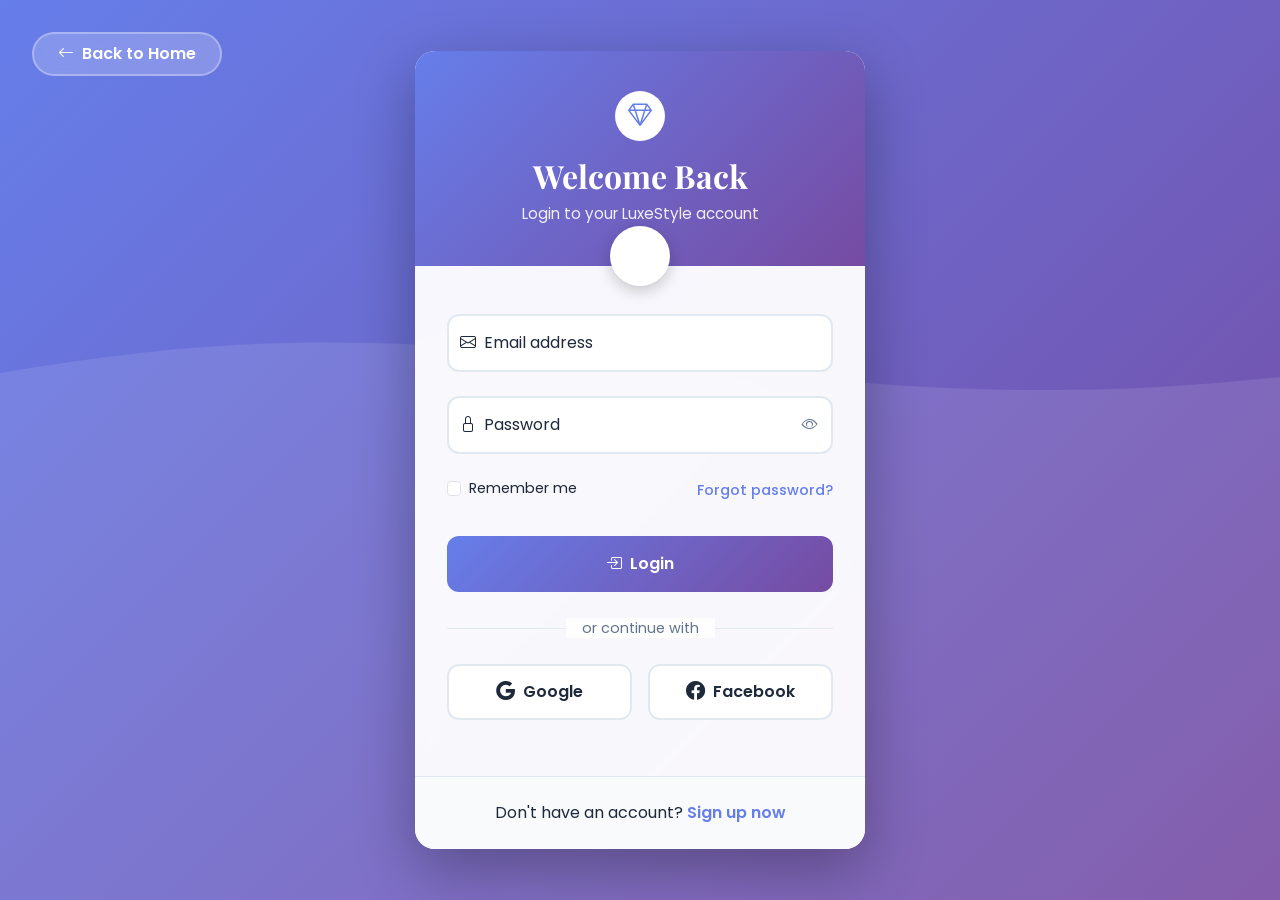
<file: orders.html>
<!DOCTYPE html>
<html lang="en">

<head>
    <meta charset="UTF-8">
    <meta name="viewport" content="width=device-width, initial-scale=1.0">
    <title>My Orders - LuxeStyle</title>
    <meta name="description" content="View your order history and track your LuxeStyle purchases.">

    <!-- Bootstrap CSS -->
    <link href="https://cdn.jsdelivr.net/npm/bootstrap@5.3.2/dist/css/bootstrap.min.css" rel="stylesheet">
    <!-- Bootstrap Icons -->
    <link rel="stylesheet" href="https://cdn.jsdelivr.net/npm/bootstrap-icons@1.11.1/font/bootstrap-icons.css">
    <!-- Google Fonts -->
    <link
        href="https://fonts.googleapis.com/css2?family=Playfair+Display:wght@400;700&family=Poppins:wght@300;400;500;600;700&display=swap"
        rel="stylesheet">
    <!-- Custom CSS -->
    <link rel="stylesheet" href="css/style.css">
</head>

<body>
    <!-- Navbar -->
    <nav class="navbar navbar-expand-lg navbar-dark fixed-top" id="mainNavbar">
        <div class="container">
            <a class="navbar-brand" href="index.html">
                <i class="bi bi-gem"></i> LuxeStyle
            </a>
            <button class="navbar-toggler" type="button" data-bs-toggle="collapse" data-bs-target="#navbarNav">
                <span class="navbar-toggler-icon"></span>
            </button>
            <div class="collapse navbar-collapse" id="navbarNav">
                <ul class="navbar-nav ms-auto">
                    <li class="nav-item">
                        <a class="nav-link" href="index.html">Home</a>
                    </li>
                    <li class="nav-item">
                        <a class="nav-link" href="products.html">Products</a>
                    </li>
                    <li class="nav-item">
                        <a class="nav-link" href="cart.html">
                            <i class="bi bi-cart3"></i> Cart
                            <span class="badge bg-danger" id="cartCount">0</span>
                        </a>
                    </li>
                    <li class="nav-item">
                        <a class="nav-link" href="login.html">
                            <i class="bi bi-person-circle"></i> Login
                        </a>
                    </li>
                </ul>
            </div>
        </div>
    </nav>

    <!-- Page Header -->
    <section class="page-header">
        <div class="container">
            <h1 class="display-4 fw-bold">My Orders</h1>
            <p class="lead">Track your purchases</p>
        </div>
    </section>

    <!-- Orders Section -->
    <section class="py-5">
        <div class="container">
            <div id="ordersContainer">
                <!-- Orders will be loaded dynamically -->
            </div>

            <!-- Empty Orders Message -->
            <div id="emptyOrders" class="text-center py-5" style="display: none;">
                <i class="bi bi-bag-x fs-1 text-muted"></i>
                <h3 class="mt-3">No orders yet</h3>
                <p class="text-muted mb-4">Start shopping to see your orders here!</p>
                <a href="products.html" class="btn btn-primary">
                    <i class="bi bi-bag"></i> Browse Products
                </a>
            </div>
        </div>
    </section>

    <!-- Footer -->
    <footer class="footer bg-dark text-white pt-5 pb-3">
        <div class="container">
            <div class="row g-4">
                <div class="col-md-4">
                    <h5 class="mb-3"><i class="bi bi-gem"></i> LuxeStyle</h5>
                    <p>Your destination for premium fashion accessories. Elevate your style with our curated collection.
                    </p>
                    <div class="mb-3">
                        <h6 class="mb-2"><i class="bi bi-geo-alt"></i> Address</h6>
                        <p class="text-white-50 small mb-0">123 Fashion Avenue</p>
                        <p class="text-white-50 small mb-0">New York, NY 10001</p>
                        <p class="text-white-50 small mb-0">United States</p>
                    </div>
                </div>
                <div class="col-md-2">
                    <h5 class="mb-3">Quick Links</h5>
                    <ul class="list-unstyled">
                        <li><a href="index.html" class="text-white-50">Home</a></li>
                        <li><a href="products.html" class="text-white-50">Products</a></li>
                        <li><a href="cart.html" class="text-white-50">Cart</a></li>
                    </ul>
                </div>
                <div class="col-md-2">
                    <h5 class="mb-3">Account</h5>
                    <ul class="list-unstyled">
                        <li><a href="profile.html" class="text-white-50">Profile</a></li>
                        <li><a href="orders.html" class="text-white-50">Orders</a></li>
                        <li><a href="wishlist.html" class="text-white-50">Wishlist</a></li>
                    </ul>
                </div>
                <div class="col-md-4">
                    <h5 class="mb-3">Newsletter</h5>
                    <p class="text-white-50">Subscribe for exclusive offers</p>
                    <div class="input-group">
                        <input type="email" class="form-control" placeholder="Your email">
                        <button class="btn btn-primary" type="button">
                            <i class="bi bi-send"></i>
                        </button>
                    </div>
                </div>
            </div>
            <hr class="my-4 bg-white">
            <div class="text-center text-white-50">
                <p class="mb-0">&copy; 2024 LuxeStyle. All rights reserved.</p>
            </div>
        </div>
    </footer>

    <!-- Bootstrap JS -->
    <script src="https://cdn.jsdelivr.net/npm/bootstrap@5.3.2/dist/js/bootstrap.bundle.min.js"></script>
    <!-- Custom JS -->
    <script src="js/products.js"></script>
    <script src="js/cart.js"></script>
    <script src="js/auth.js"></script>
    <script src="js/orders.js"></script>
</body>

</html>
</file>
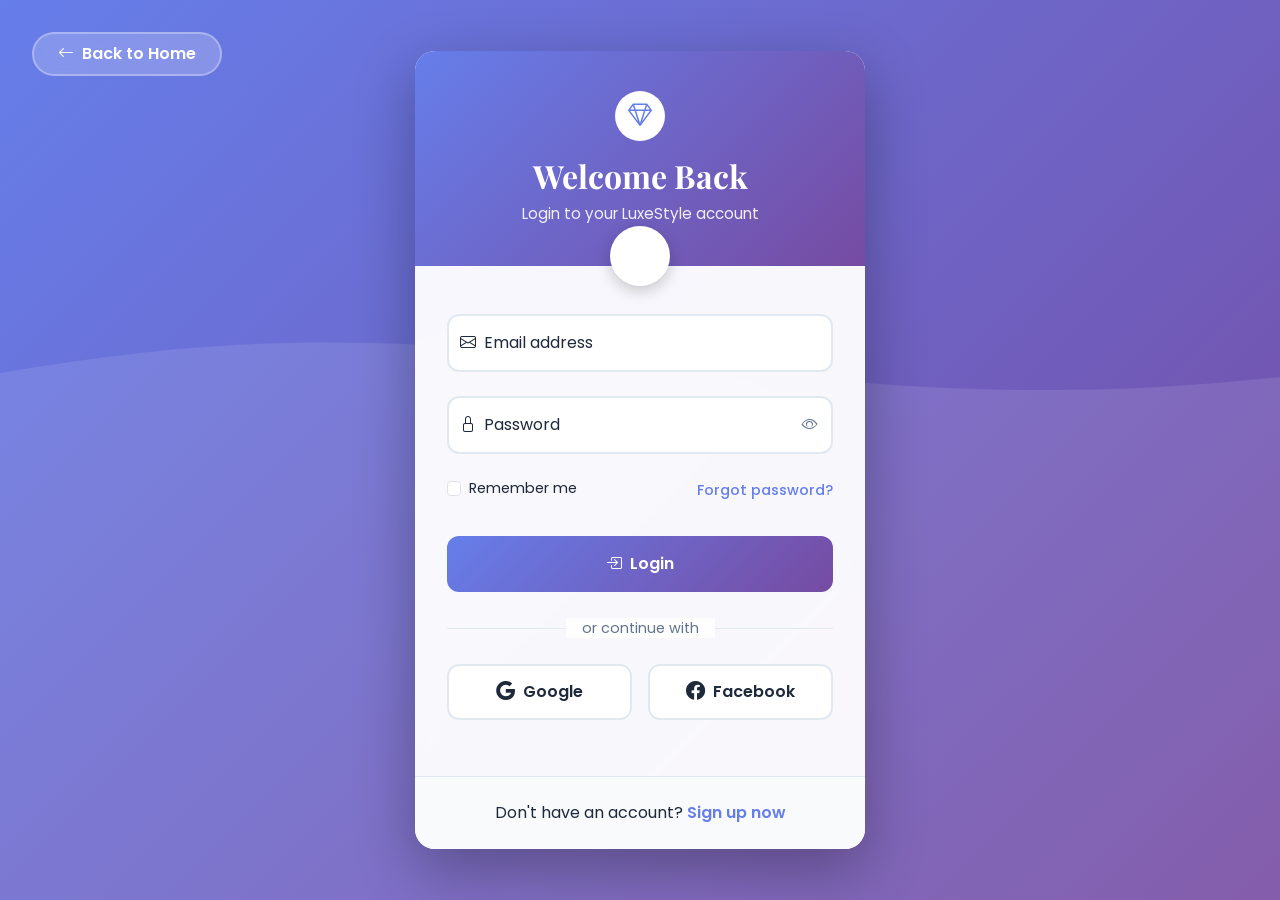
<file: profile.html>
<!DOCTYPE html>
<html lang="en">

<head>
    <meta charset="UTF-8">
    <meta name="viewport" content="width=device-width, initial-scale=1.0">
    <title>My Profile - LuxeStyle</title>
    <meta name="description" content="Manage your LuxeStyle profile and account settings.">

    <!-- Bootstrap CSS -->
    <link href="https://cdn.jsdelivr.net/npm/bootstrap@5.3.2/dist/css/bootstrap.min.css" rel="stylesheet">
    <!-- Bootstrap Icons -->
    <link rel="stylesheet" href="https://cdn.jsdelivr.net/npm/bootstrap-icons@1.11.1/font/bootstrap-icons.css">
    <!-- Google Fonts -->
    <link
        href="https://fonts.googleapis.com/css2?family=Playfair+Display:wght@400;700&family=Poppins:wght@300;400;500;600;700&display=swap"
        rel="stylesheet">
    <!-- Custom CSS -->
    <link rel="stylesheet" href="css/style.css">
</head>

<body>
    <!-- Navbar -->
    <nav class="navbar navbar-expand-lg navbar-dark fixed-top" id="mainNavbar">
        <div class="container">
            <a class="navbar-brand" href="index.html">
                <i class="bi bi-gem"></i> LuxeStyle
            </a>
            <button class="navbar-toggler" type="button" data-bs-toggle="collapse" data-bs-target="#navbarNav">
                <span class="navbar-toggler-icon"></span>
            </button>
            <div class="collapse navbar-collapse" id="navbarNav">
                <ul class="navbar-nav ms-auto">
                    <li class="nav-item">
                        <a class="nav-link" href="index.html">Home</a>
                    </li>
                    <li class="nav-item">
                        <a class="nav-link" href="products.html">Products</a>
                    </li>
                    <li class="nav-item">
                        <a class="nav-link" href="cart.html">
                            <i class="bi bi-cart3"></i> Cart
                            <span class="badge bg-danger" id="cartCount">0</span>
                        </a>
                    </li>
                    <li class="nav-item">
                        <a class="nav-link" href="login.html">
                            <i class="bi bi-person-circle"></i> Login
                        </a>
                    </li>
                </ul>
            </div>
        </div>
    </nav>

    <!-- Page Header -->
    <section class="page-header">
        <div class="container">
            <h1 class="display-4 fw-bold">My Profile</h1>
            <p class="lead">Manage your account information</p>
        </div>
    </section>

    <!-- Profile Section -->
    <section class="py-5">
        <div class="container">
            <div class="row g-4">
                <!-- Profile Card -->
                <div class="col-lg-4">
                    <div class="card shadow-sm">
                        <div class="card-body text-center p-4">
                            <div class="mb-3">
                                <div class="rounded-circle bg-primary d-inline-flex align-items-center justify-content-center"
                                    style="width: 100px; height: 100px;">
                                    <i class="bi bi-person-fill text-white" style="font-size: 3rem;"></i>
                                </div>
                            </div>
                            <h4 id="profileName">Loading...</h4>
                            <p class="text-muted" id="profileEmail">Loading...</p>
                            <hr>
                            <div class="d-flex justify-content-around text-center">
                                <div>
                                    <h5 id="totalOrders">0</h5>
                                    <small class="text-muted">Orders</small>
                                </div>
                                <div>
                                    <h5 id="wishlistCount">0</h5>
                                    <small class="text-muted">Wishlist</small>
                                </div>
                            </div>
                            <hr>
                            <p class="text-muted mb-0">
                                <small>Member since <span id="memberSince">-</span></small>
                            </p>
                        </div>
                    </div>
                </div>

                <!-- Profile Information -->
                <div class="col-lg-8">
                    <div class="card shadow-sm mb-4">
                        <div class="card-body p-4">
                            <div class="d-flex justify-content-between align-items-center mb-4">
                                <h5 class="mb-0">Personal Information</h5>
                                <button class="btn btn-outline-primary btn-sm" id="editProfileBtn">
                                    <i class="bi bi-pencil"></i> Edit
                                </button>
                            </div>

                            <div id="profileView">
                                <div class="row mb-3">
                                    <div class="col-md-6">
                                        <label class="text-muted small">First Name</label>
                                        <p class="fw-semibold" id="viewFirstName">-</p>
                                    </div>
                                    <div class="col-md-6">
                                        <label class="text-muted small">Last Name</label>
                                        <p class="fw-semibold" id="viewLastName">-</p>
                                    </div>
                                </div>
                                <div class="row mb-3">
                                    <div class="col-12">
                                        <label class="text-muted small">Email Address</label>
                                        <p class="fw-semibold" id="viewEmail">-</p>
                                    </div>
                                </div>
                            </div>

                            <div id="profileEdit" style="display: none;">
                                <form id="editProfileForm">
                                    <div class="row g-3">
                                        <div class="col-md-6">
                                            <label class="form-label">First Name</label>
                                            <input type="text" class="form-control" id="editFirstName" required>
                                        </div>
                                        <div class="col-md-6">
                                            <label class="form-label">Last Name</label>
                                            <input type="text" class="form-control" id="editLastName" required>
                                        </div>
                                        <div class="col-12">
                                            <label class="form-label">Email Address</label>
                                            <input type="email" class="form-control" id="editEmail" required>
                                        </div>
                                    </div>
                                    <div class="mt-3">
                                        <button type="submit" class="btn btn-primary">
                                            <i class="bi bi-check-lg"></i> Save Changes
                                        </button>
                                        <button type="button" class="btn btn-outline-secondary" id="cancelEditBtn">
                                            Cancel
                                        </button>
                                    </div>
                                </form>
                            </div>
                        </div>
                    </div>

                    <!-- Change Password -->
                    <div class="card shadow-sm">
                        <div class="card-body p-4">
                            <h5 class="mb-4">Change Password</h5>
                            <div id="passwordAlert"></div>
                            <form id="changePasswordForm">
                                <div class="mb-3">
                                    <label class="form-label">Current Password</label>
                                    <input type="password" class="form-control" id="currentPassword" required>
                                </div>
                                <div class="mb-3">
                                    <label class="form-label">New Password</label>
                                    <input type="password" class="form-control" id="newPassword" required>
                                </div>
                                <div class="mb-3">
                                    <label class="form-label">Confirm New Password</label>
                                    <input type="password" class="form-control" id="confirmNewPassword" required>
                                </div>
                                <button type="submit" class="btn btn-primary">
                                    <i class="bi bi-shield-lock"></i> Update Password
                                </button>
                            </form>
                        </div>
                    </div>
                </div>
            </div>
        </div>
    </section>

    <!-- Footer -->
    <footer class="footer bg-dark text-white pt-5 pb-3">
        <div class="container">
            <div class="row g-4">
                <div class="col-md-4">
                    <h5 class="mb-3"><i class="bi bi-gem"></i> LuxeStyle</h5>
                    <p>Your destination for premium fashion accessories. Elevate your style with our curated collection.
                    </p>
                    <div class="mb-3">
                        <h6 class="mb-2"><i class="bi bi-geo-alt"></i> Address</h6>
                        <p class="text-white-50 small mb-0">123 Fashion Avenue</p>
                        <p class="text-white-50 small mb-0">New York, NY 10001</p>
                        <p class="text-white-50 small mb-0">United States</p>
                    </div>
                </div>
                <div class="col-md-2">
                    <h5 class="mb-3">Quick Links</h5>
                    <ul class="list-unstyled">
                        <li><a href="index.html" class="text-white-50">Home</a></li>
                        <li><a href="products.html" class="text-white-50">Products</a></li>
                        <li><a href="cart.html" class="text-white-50">Cart</a></li>
                    </ul>
                </div>
                <div class="col-md-2">
                    <h5 class="mb-3">Account</h5>
                    <ul class="list-unstyled">
                        <li><a href="profile.html" class="text-white-50">Profile</a></li>
                        <li><a href="orders.html" class="text-white-50">Orders</a></li>
                        <li><a href="wishlist.html" class="text-white-50">Wishlist</a></li>
                    </ul>
                </div>
                <div class="col-md-4">
                    <h5 class="mb-3">Newsletter</h5>
                    <p class="text-white-50">Subscribe for exclusive offers</p>
                    <div class="input-group">
                        <input type="email" class="form-control" placeholder="Your email">
                        <button class="btn btn-primary" type="button">
                            <i class="bi bi-send"></i>
                        </button>
                    </div>
                </div>
            </div>
            <hr class="my-4 bg-white">
            <div class="text-center text-white-50">
                <p class="mb-0">&copy; 2024 LuxeStyle. All rights reserved.</p>
            </div>
        </div>
    </footer>

    <!-- Bootstrap JS -->
    <script src="https://cdn.jsdelivr.net/npm/bootstrap@5.3.2/dist/js/bootstrap.bundle.min.js"></script>
    <!-- Custom JS -->
    <script src="js/cart.js"></script>
    <script src="js/auth.js"></script>
    <script src="js/profile.js"></script>
</body>

</html>
</file>
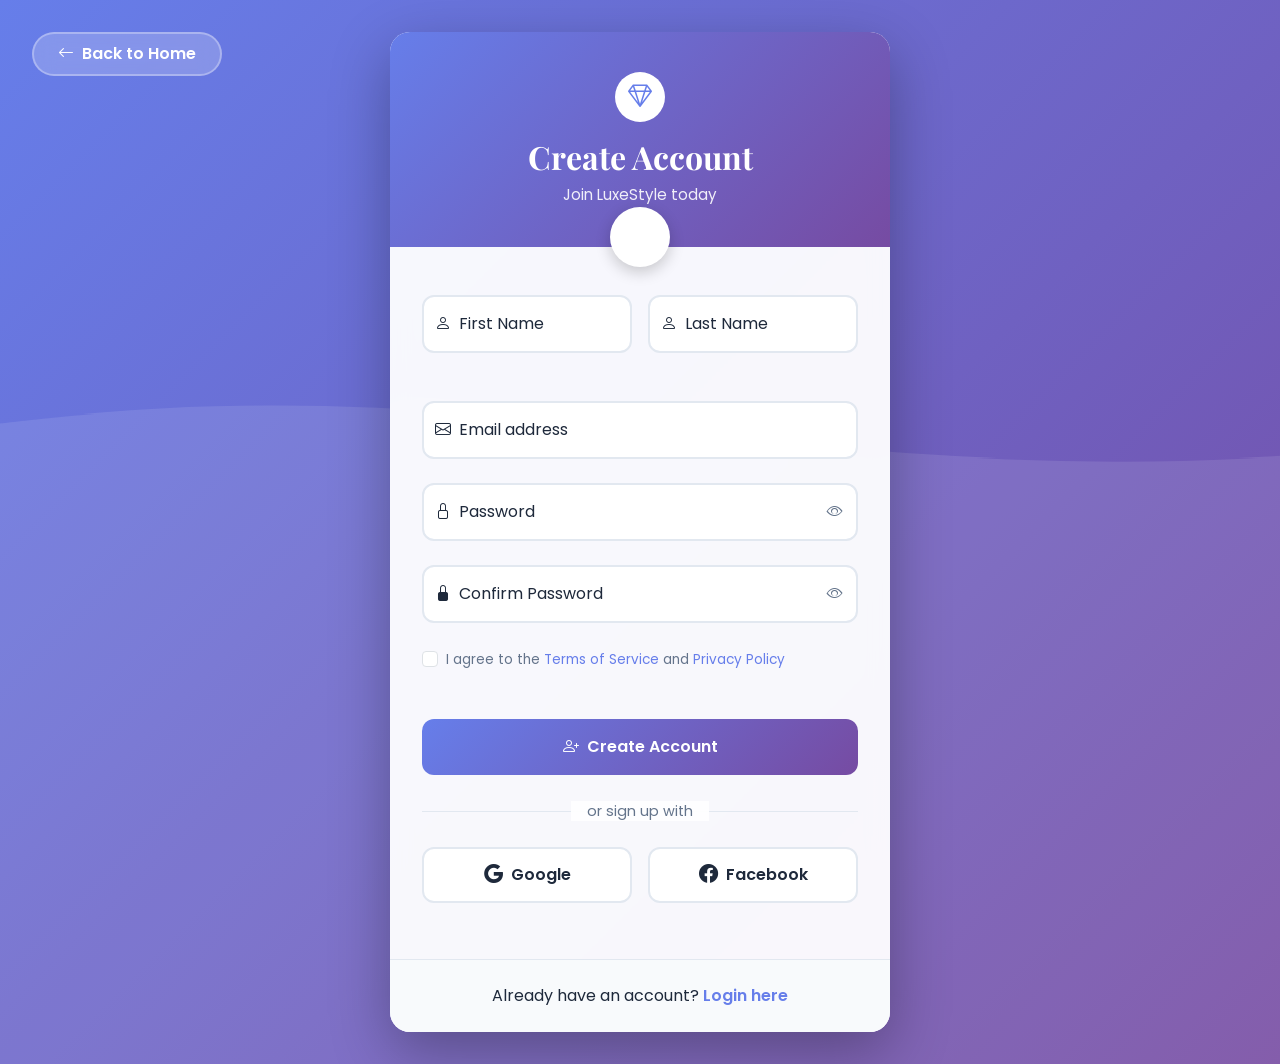
<file: register.html>
<!DOCTYPE html>
<html lang="en">

<head>
    <meta charset="UTF-8">
    <meta name="viewport" content="width=device-width, initial-scale=1.0">
    <title>Register - LuxeStyle</title>
    <meta name="description"
        content="Create your LuxeStyle account to access exclusive features and premium fashion accessories.">

    <!-- Bootstrap CSS -->
    <link href="https://cdn.jsdelivr.net/npm/bootstrap@5.3.2/dist/css/bootstrap.min.css" rel="stylesheet">
    <!-- Bootstrap Icons -->
    <link rel="stylesheet" href="https://cdn.jsdelivr.net/npm/bootstrap-icons@1.11.1/font/bootstrap-icons.css">
    <!-- Google Fonts -->
    <link
        href="https://fonts.googleapis.com/css2?family=Playfair+Display:wght@400;700&family=Poppins:wght@300;400;500;600;700&display=swap"
        rel="stylesheet">
    <!-- Custom CSS -->
    <link rel="stylesheet" href="css/style.css">
    <style>
        .auth-container {
            min-height: 100vh;
            background: linear-gradient(135deg, #667eea 0%, #764ba2 100%);
            display: flex;
            align-items: center;
            justify-content: center;
            padding: 2rem 0;
            position: relative;
            overflow: hidden;
        }

        .auth-container::before {
            content: '';
            position: absolute;
            top: 0;
            left: 0;
            right: 0;
            bottom: 0;
            background: url('data:image/svg+xml,<svg xmlns="http://www.w3.org/2000/svg" viewBox="0 0 1440 320"><path fill="%23ffffff" fill-opacity="0.1" d="M0,96L48,112C96,128,192,160,288,160C384,160,480,128,576,122.7C672,117,768,139,864,138.7C960,139,1056,117,1152,101.3C1248,85,1344,75,1392,69.3L1440,64L1440,320L1392,320C1344,320,1248,320,1152,320C1056,320,960,320,864,320C768,320,672,320,576,320C480,320,384,320,288,320C192,320,96,320,48,320L0,320Z"></path></svg>');
            background-size: cover;
            background-position: bottom;
            animation: wave 15s ease-in-out infinite;
        }

        @keyframes wave {

            0%,
            100% {
                transform: translateY(0);
            }

            50% {
                transform: translateY(-20px);
            }
        }

        .auth-card {
            background: rgba(255, 255, 255, 0.95);
            backdrop-filter: blur(10px);
            border-radius: 20px;
            box-shadow: 0 20px 60px rgba(0, 0, 0, 0.3);
            overflow: hidden;
            max-width: 500px;
            width: 100%;
            position: relative;
            z-index: 1;
            animation: slideUp 0.6s ease-out;
        }

        @keyframes slideUp {
            from {
                opacity: 0;
                transform: translateY(30px);
            }

            to {
                opacity: 1;
                transform: translateY(0);
            }
        }

        .auth-header {
            background: linear-gradient(135deg, #667eea 0%, #764ba2 100%);
            color: white;
            padding: 2.5rem 2rem;
            text-align: center;
            position: relative;
        }

        .auth-header::after {
            content: '';
            position: absolute;
            bottom: -20px;
            left: 50%;
            transform: translateX(-50%);
            width: 60px;
            height: 60px;
            background: white;
            border-radius: 50%;
            box-shadow: 0 5px 15px rgba(0, 0, 0, 0.2);
        }

        .auth-icon {
            width: 50px;
            height: 50px;
            background: white;
            border-radius: 50%;
            display: flex;
            align-items: center;
            justify-content: center;
            margin: 0 auto 1rem;
            font-size: 1.5rem;
            color: #667eea;
            position: relative;
            z-index: 2;
        }

        .auth-header h2 {
            font-family: 'Playfair Display', serif;
            font-size: 2rem;
            margin-bottom: 0.5rem;
            font-weight: 700;
        }

        .auth-header p {
            margin: 0;
            opacity: 0.9;
            font-size: 0.95rem;
        }

        .auth-body {
            padding: 3rem 2rem 2rem;
        }

        .form-floating {
            margin-bottom: 1.5rem;
        }

        .form-floating .form-control {
            border: 2px solid #e2e8f0;
            border-radius: 12px;
            padding: 1rem 0.75rem;
            height: calc(3.5rem + 2px);
            transition: all 0.3s ease;
        }

        .form-floating .form-control:focus {
            border-color: #667eea;
            box-shadow: 0 0 0 0.25rem rgba(102, 126, 234, 0.15);
        }

        .form-floating label {
            padding: 1rem 0.75rem;
        }

        .password-toggle {
            position: absolute;
            right: 15px;
            top: 50%;
            transform: translateY(-50%);
            cursor: pointer;
            color: #64748b;
            z-index: 10;
            transition: color 0.3s ease;
        }

        .password-toggle:hover {
            color: #667eea;
        }

        .password-strength {
            margin-top: -1rem;
            margin-bottom: 1rem;
        }

        .strength-bar {
            height: 4px;
            background: #e2e8f0;
            border-radius: 2px;
            overflow: hidden;
            margin-bottom: 0.5rem;
        }

        .strength-fill {
            height: 100%;
            width: 0;
            transition: all 0.3s ease;
            border-radius: 2px;
        }

        .strength-fill.weak {
            width: 33%;
            background: #ef4444;
        }

        .strength-fill.medium {
            width: 66%;
            background: #f59e0b;
        }

        .strength-fill.strong {
            width: 100%;
            background: #10b981;
        }

        .strength-text {
            font-size: 0.85rem;
            color: #64748b;
        }

        .btn-auth {
            width: 100%;
            padding: 1rem;
            border-radius: 12px;
            font-weight: 600;
            font-size: 1rem;
            background: linear-gradient(135deg, #667eea 0%, #764ba2 100%);
            border: none;
            color: white;
            transition: all 0.3s ease;
            margin-top: 1rem;
        }

        .btn-auth:hover {
            transform: translateY(-2px);
            box-shadow: 0 10px 25px rgba(102, 126, 234, 0.4);
        }

        .divider {
            text-align: center;
            margin: 1.5rem 0;
            position: relative;
        }

        .divider::before {
            content: '';
            position: absolute;
            top: 50%;
            left: 0;
            right: 0;
            height: 1px;
            background: #e2e8f0;
        }

        .divider span {
            background: rgba(255, 255, 255, 0.95);
            padding: 0 1rem;
            position: relative;
            color: #64748b;
            font-size: 0.9rem;
        }

        .social-login {
            display: flex;
            gap: 1rem;
            margin-bottom: 1.5rem;
        }

        .btn-social {
            flex: 1;
            padding: 0.75rem;
            border-radius: 12px;
            border: 2px solid #e2e8f0;
            background: white;
            color: #1e293b;
            font-weight: 600;
            transition: all 0.3s ease;
            display: flex;
            align-items: center;
            justify-content: center;
            gap: 0.5rem;
        }

        .btn-social:hover {
            border-color: #667eea;
            background: #f8fafc;
            transform: translateY(-2px);
        }

        .btn-social i {
            font-size: 1.2rem;
        }

        .auth-footer {
            text-align: center;
            padding: 1.5rem 2rem;
            background: #f8fafc;
            border-top: 1px solid #e2e8f0;
        }

        .auth-footer a {
            color: #667eea;
            text-decoration: none;
            font-weight: 600;
            transition: all 0.3s ease;
        }

        .auth-footer a:hover {
            color: #764ba2;
            text-decoration: underline;
        }

        .form-check-input:checked {
            background-color: #667eea;
            border-color: #667eea;
        }

        .terms-text {
            font-size: 0.85rem;
            color: #64748b;
            margin-bottom: 1rem;
        }

        .terms-text a {
            color: #667eea;
            text-decoration: none;
        }

        .terms-text a:hover {
            text-decoration: underline;
        }

        .back-home {
            position: absolute;
            top: 2rem;
            left: 2rem;
            z-index: 10;
        }

        .btn-back {
            background: rgba(255, 255, 255, 0.2);
            backdrop-filter: blur(10px);
            color: white;
            border: 2px solid rgba(255, 255, 255, 0.3);
            padding: 0.5rem 1.5rem;
            border-radius: 50px;
            font-weight: 600;
            transition: all 0.3s ease;
            text-decoration: none;
            display: inline-flex;
            align-items: center;
            gap: 0.5rem;
        }

        .btn-back:hover {
            background: rgba(255, 255, 255, 0.3);
            border-color: rgba(255, 255, 255, 0.5);
            color: white;
            transform: translateX(-5px);
        }

        .alert {
            border-radius: 12px;
            border: none;
            margin-bottom: 1.5rem;
        }

        .name-row {
            display: grid;
            grid-template-columns: 1fr 1fr;
            gap: 1rem;
            margin-bottom: 1.5rem;
        }

        @media (max-width: 576px) {
            .auth-card {
                margin: 1rem;
            }

            .auth-header h2 {
                font-size: 1.5rem;
            }

            .auth-body {
                padding: 2.5rem 1.5rem 1.5rem;
            }

            .name-row {
                grid-template-columns: 1fr;
                gap: 0;
            }
        }
    </style>
</head>

<body>
    <div class="auth-container">
        <div class="back-home">
            <a href="index.html" class="btn-back">
                <i class="bi bi-arrow-left"></i> Back to Home
            </a>
        </div>

        <div class="auth-card">
            <div class="auth-header">
                <div class="auth-icon">
                    <i class="bi bi-gem"></i>
                </div>
                <h2>Create Account</h2>
                <p>Join LuxeStyle today</p>
            </div>

            <div class="auth-body">
                <div id="registerAlert"></div>

                <form id="registerForm">
                    <div class="name-row">
                        <div class="form-floating">
                            <input type="text" class="form-control" id="firstName" placeholder="First Name" required>
                            <label for="firstName"><i class="bi bi-person me-2"></i>First Name</label>
                        </div>

                        <div class="form-floating">
                            <input type="text" class="form-control" id="lastName" placeholder="Last Name" required>
                            <label for="lastName"><i class="bi bi-person me-2"></i>Last Name</label>
                        </div>
                    </div>

                    <div class="form-floating">
                        <input type="email" class="form-control" id="registerEmail" placeholder="name@example.com"
                            required>
                        <label for="registerEmail"><i class="bi bi-envelope me-2"></i>Email address</label>
                    </div>

                    <div class="form-floating position-relative">
                        <input type="password" class="form-control" id="registerPassword" placeholder="Password"
                            required>
                        <label for="registerPassword"><i class="bi bi-lock me-2"></i>Password</label>
                        <i class="bi bi-eye password-toggle" id="togglePassword"></i>
                    </div>

                    <div class="password-strength" id="passwordStrength" style="display: none;">
                        <div class="strength-bar">
                            <div class="strength-fill" id="strengthFill"></div>
                        </div>
                        <div class="strength-text" id="strengthText"></div>
                    </div>

                    <div class="form-floating position-relative">
                        <input type="password" class="form-control" id="confirmPassword" placeholder="Confirm Password"
                            required>
                        <label for="confirmPassword"><i class="bi bi-lock-fill me-2"></i>Confirm Password</label>
                        <i class="bi bi-eye password-toggle" id="toggleConfirmPassword"></i>
                    </div>

                    <div class="form-check mb-3">
                        <input class="form-check-input" type="checkbox" id="agreeTerms" required>
                        <label class="form-check-label terms-text" for="agreeTerms">
                            I agree to the <a href="#">Terms of Service</a> and <a href="#">Privacy Policy</a>
                        </label>
                    </div>

                    <button type="submit" class="btn btn-auth">
                        <i class="bi bi-person-plus me-2"></i>Create Account
                    </button>
                </form>

                <div class="divider">
                    <span>or sign up with</span>
                </div>

                <div class="social-login">
                    <button class="btn-social" type="button">
                        <i class="bi bi-google"></i>
                        Google
                    </button>
                    <button class="btn-social" type="button">
                        <i class="bi bi-facebook"></i>
                        Facebook
                    </button>
                </div>
            </div>

            <div class="auth-footer">
                Already have an account? <a href="login.html">Login here</a>
            </div>
        </div>
    </div>

    <!-- Bootstrap JS -->
    <script src="https://cdn.jsdelivr.net/npm/bootstrap@5.3.2/dist/js/bootstrap.bundle.min.js"></script>
    <!-- Custom JS -->
    <script src="js/auth.js"></script>
</body>

</html>
</file>
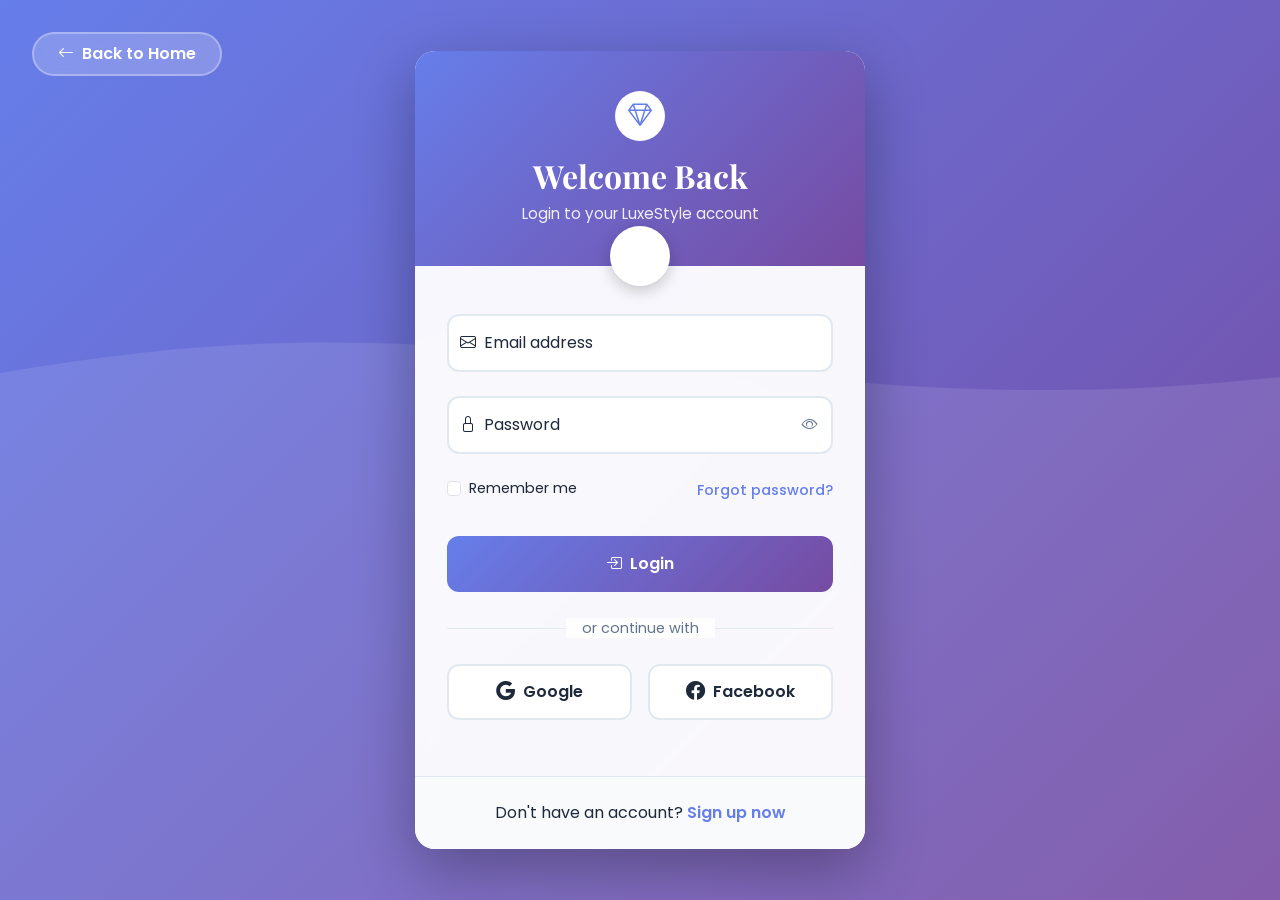
<file: wishlist.html>
<!DOCTYPE html>
<html lang="en">

<head>
    <meta charset="UTF-8">
    <meta name="viewport" content="width=device-width, initial-scale=1.0">
    <title>My Wishlist - LuxeStyle</title>
    <meta name="description" content="View and manage your saved products in your LuxeStyle wishlist.">

    <!-- Bootstrap CSS -->
    <link href="https://cdn.jsdelivr.net/npm/bootstrap@5.3.2/dist/css/bootstrap.min.css" rel="stylesheet">
    <!-- Bootstrap Icons -->
    <link rel="stylesheet" href="https://cdn.jsdelivr.net/npm/bootstrap-icons@1.11.1/font/bootstrap-icons.css">
    <!-- Google Fonts -->
    <link
        href="https://fonts.googleapis.com/css2?family=Playfair+Display:wght@400;700&family=Poppins:wght@300;400;500;600;700&display=swap"
        rel="stylesheet">
    <!-- Custom CSS -->
    <link rel="stylesheet" href="css/style.css">
</head>

<body>
    <!-- Navbar -->
    <nav class="navbar navbar-expand-lg navbar-dark fixed-top" id="mainNavbar">
        <div class="container">
            <a class="navbar-brand" href="index.html">
                <i class="bi bi-gem"></i> LuxeStyle
            </a>
            <button class="navbar-toggler" type="button" data-bs-toggle="collapse" data-bs-target="#navbarNav">
                <span class="navbar-toggler-icon"></span>
            </button>
            <div class="collapse navbar-collapse" id="navbarNav">
                <ul class="navbar-nav ms-auto">
                    <li class="nav-item">
                        <a class="nav-link" href="index.html">Home</a>
                    </li>
                    <li class="nav-item">
                        <a class="nav-link" href="products.html">Products</a>
                    </li>
                    <li class="nav-item">
                        <a class="nav-link" href="cart.html">
                            <i class="bi bi-cart3"></i> Cart
                            <span class="badge bg-danger" id="cartCount">0</span>
                        </a>
                    </li>
                    <li class="nav-item">
                        <a class="nav-link" href="login.html">
                            <i class="bi bi-person-circle"></i> Login
                        </a>
                    </li>
                </ul>
            </div>
        </div>
    </nav>

    <!-- Page Header -->
    <section class="page-header">
        <div class="container">
            <h1 class="display-4 fw-bold">My Wishlist</h1>
            <p class="lead">Your saved products</p>
        </div>
    </section>

    <!-- Wishlist Section -->
    <section class="py-5">
        <div class="container">
            <div class="row g-4" id="wishlistGrid">
                <!-- Wishlist items will be loaded dynamically -->
            </div>

            <!-- Empty Wishlist Message -->
            <div id="emptyWishlist" class="text-center py-5" style="display: none;">
                <i class="bi bi-heart fs-1 text-muted"></i>
                <h3 class="mt-3">Your wishlist is empty</h3>
                <p class="text-muted mb-4">Start adding products you love!</p>
                <a href="products.html" class="btn btn-primary">
                    <i class="bi bi-bag"></i> Browse Products
                </a>
            </div>
        </div>
    </section>

    <!-- Footer -->
    <footer class="footer bg-dark text-white pt-5 pb-3">
        <div class="container">
            <div class="row g-4">
                <div class="col-md-4">
                    <h5 class="mb-3"><i class="bi bi-gem"></i> LuxeStyle</h5>
                    <p>Your destination for premium fashion accessories. Elevate your style with our curated collection.
                    </p>
                    <div class="mb-3">
                        <h6 class="mb-2"><i class="bi bi-geo-alt"></i> Address</h6>
                        <p class="text-white-50 small mb-0">123 Fashion Avenue</p>
                        <p class="text-white-50 small mb-0">New York, NY 10001</p>
                        <p class="text-white-50 small mb-0">United States</p>
                    </div>
                </div>
                <div class="col-md-2">
                    <h5 class="mb-3">Quick Links</h5>
                    <ul class="list-unstyled">
                        <li><a href="index.html" class="text-white-50">Home</a></li>
                        <li><a href="products.html" class="text-white-50">Products</a></li>
                        <li><a href="cart.html" class="text-white-50">Cart</a></li>
                    </ul>
                </div>
                <div class="col-md-2">
                    <h5 class="mb-3">Account</h5>
                    <ul class="list-unstyled">
                        <li><a href="profile.html" class="text-white-50">Profile</a></li>
                        <li><a href="orders.html" class="text-white-50">Orders</a></li>
                        <li><a href="wishlist.html" class="text-white-50">Wishlist</a></li>
                    </ul>
                </div>
                <div class="col-md-4">
                    <h5 class="mb-3">Newsletter</h5>
                    <p class="text-white-50">Subscribe for exclusive offers</p>
                    <div class="input-group">
                        <input type="email" class="form-control" placeholder="Your email">
                        <button class="btn btn-primary" type="button">
                            <i class="bi bi-send"></i>
                        </button>
                    </div>
                </div>
            </div>
            <hr class="my-4 bg-white">
            <div class="text-center text-white-50">
                <p class="mb-0">&copy; 2024 LuxeStyle. All rights reserved.</p>
            </div>
        </div>
    </footer>

    <!-- Bootstrap JS -->
    <script src="https://cdn.jsdelivr.net/npm/bootstrap@5.3.2/dist/js/bootstrap.bundle.min.js"></script>
    <!-- Custom JS -->
    <script src="js/products.js"></script>
    <script src="js/cart.js"></script>
    <script src="js/auth.js"></script>
    <script src="js/wishlist.js"></script>
</body>

</html>
</file>
<file: css/style.css>
:root {
    --primary-color: #6366f1;
    --primary-dark: #4f46e5;
    --secondary-color: #ec4899;
    --dark-bg: #0f172a;
    --light-bg: #f8fafc;
    --text-dark: #1e293b;
    --text-light: #64748b;
    --border-color: #e2e8f0;
    --success-color: #10b981;
    --warning-color: #f59e0b;
    --danger-color: #ef4444;
}

* {
    margin: 0;
    padding: 0;
    box-sizing: border-box;
}

body {
    font-family: 'Poppins', sans-serif;
    color: var(--text-dark);
    overflow-x: hidden;
}

h1,
h2,
h3,
h4,
h5,
h6 {
    font-family: 'Playfair Display', serif;
}

/* Navbar Styles */
.navbar {
    background: rgba(15, 23, 42, 0.7);
    backdrop-filter: blur(10px);
    -webkit-backdrop-filter: blur(10px);
    padding: 1rem 0;
    transition: all 0.3s ease;
    box-shadow: 0 2px 10px rgba(0, 0, 0, 0.1);
    border-bottom: 1px solid rgba(255, 255, 255, 0.1);
}

.navbar.scrolled {
    background: rgba(15, 23, 42, 0.95);
    backdrop-filter: blur(20px);
    -webkit-backdrop-filter: blur(20px);
    box-shadow: 0 4px 20px rgba(0, 0, 0, 0.3);
}

/* Glass navbar variant for specific pages */
.glass-navbar {
    background: rgba(15, 23, 42, 0.8);
    backdrop-filter: blur(15px);
    -webkit-backdrop-filter: blur(15px);
}

.navbar-brand {
    font-family: 'Playfair Display', serif;
    font-size: 1.5rem;
    font-weight: 700;
    color: white !important;
    transition: all 0.3s ease;
}

.navbar-brand:hover {
    transform: scale(1.05);
}

.navbar-brand i {
    color: var(--primary-color);
    margin-right: 0.5rem;
}

.nav-link {
    color: rgba(255, 255, 255, 0.8) !important;
    font-weight: 500;
    margin: 0 0.5rem;
    transition: all 0.3s ease;
    position: relative;
}

.nav-link:hover {
    color: white !important;
    transform: translateY(-2px);
}

.nav-link.active {
    color: var(--primary-color) !important;
}

.nav-link .badge {
    position: relative;
    top: -2px;
    animation: pulse 2s infinite;
}

@keyframes pulse {

    0%,
    100% {
        transform: scale(1);
    }

    50% {
        transform: scale(1.1);
    }
}

/* Hero Section */
.hero-section {
    height: 100vh;
    background: linear-gradient(135deg, #667eea 0%, #764ba2 100%);
    position: relative;
    display: flex;
    align-items: center;
    overflow: hidden;
}

/* Hero Video Background */
.hero-video {
    position: absolute;
    top: 50%;
    left: 50%;
    min-width: 100%;
    min-height: 100%;
    width: auto;
    height: auto;
    transform: translate(-50%, -50%);
    object-fit: cover;
    z-index: 0;
}

/* Fallback background image */
.hero-background {
    position: absolute;
    top: 0;
    left: 0;
    right: 0;
    bottom: 0;
    background-size: cover;
    background-position: center;
    z-index: 0;
}

.hero-section::before {
    content: '';
    position: absolute;
    top: 0;
    left: 0;
    right: 0;
    bottom: 0;
    background: url('data:image/svg+xml,<svg xmlns="http://www.w3.org/2000/svg" viewBox="0 0 1440 320"><path fill="%23ffffff" fill-opacity="0.1" d="M0,96L48,112C96,128,192,160,288,160C384,160,480,128,576,122.7C672,117,768,139,864,138.7C960,139,1056,117,1152,101.3C1248,85,1344,75,1392,69.3L1440,64L1440,320L1392,320C1344,320,1248,320,1152,320C1056,320,960,320,864,320C768,320,672,320,576,320C480,320,384,320,288,320C192,320,96,320,48,320L0,320Z"></path></svg>');
    background-size: cover;
    background-position: bottom;
    z-index: 1;
}

.hero-overlay {
    position: absolute;
    top: 0;
    left: 0;
    right: 0;
    bottom: 0;
    background: rgba(0, 0, 0, 0.5);
    z-index: 2;
}

.hero-content {
    position: relative;
    z-index: 3;
    color: white;
}

.hero-content h1 {
    font-size: 4rem;
    text-shadow: 2px 2px 4px rgba(0, 0, 0, 0.3);
}

.hero-content p {
    font-size: 1.5rem;
    text-shadow: 1px 1px 2px rgba(0, 0, 0, 0.3);
}

/* Animations */
.animate-fade-in {
    animation: fadeIn 1s ease-in;
}

.animate-fade-in-delay {
    animation: fadeIn 1s ease-in 0.3s both;
}

.animate-fade-in-delay-2 {
    animation: fadeIn 1s ease-in 0.6s both;
}

@keyframes fadeIn {
    from {
        opacity: 0;
        transform: translateY(20px);
    }

    to {
        opacity: 1;
        transform: translateY(0);
    }
}

/* Section Titles */
.section-title {
    font-size: 2.5rem;
    font-weight: 700;
    position: relative;
    display: inline-block;
    margin-bottom: 3rem;
}

.section-title::after {
    content: '';
    position: absolute;
    bottom: -10px;
    left: 50%;
    transform: translateX(-50%);
    width: 80px;
    height: 4px;
    background: linear-gradient(90deg, var(--primary-color), var(--secondary-color));
    border-radius: 2px;
}

/* Category Cards */
.category-card {
    background: white;
    padding: 2rem;
    border-radius: 15px;
    text-align: center;
    transition: all 0.3s ease;
    box-shadow: 0 5px 15px rgba(0, 0, 0, 0.1);
    position: relative;
    overflow: hidden;
}

.category-card::before {
    content: '';
    position: absolute;
    top: 0;
    left: -100%;
    width: 100%;
    height: 100%;
    background: linear-gradient(90deg, transparent, rgba(99, 102, 241, 0.1), transparent);
    transition: left 0.5s ease;
}

.category-card:hover::before {
    left: 100%;
}

.category-card:hover {
    transform: translateY(-10px);
    box-shadow: 0 15px 30px rgba(99, 102, 241, 0.3);
}

.category-icon {
    width: 80px;
    height: 80px;
    margin: 0 auto 1.5rem;
    background: linear-gradient(135deg, var(--primary-color), var(--secondary-color));
    border-radius: 50%;
    display: flex;
    align-items: center;
    justify-content: center;
    font-size: 2rem;
    color: white;
    transition: all 0.3s ease;
}

.category-card:hover .category-icon {
    transform: rotate(360deg);
}

.category-card h3 {
    font-size: 1.5rem;
    margin-bottom: 0.5rem;
    color: var(--text-dark);
}

.category-card p {
    color: var(--text-light);
    margin-bottom: 0;
}

/* Product Cards */
.product-card {
    background: white;
    border-radius: 15px;
    overflow: hidden;
    box-shadow: 0 5px 15px rgba(0, 0, 0, 0.1);
    transition: all 0.3s ease;
    height: 100%;
    display: flex;
    flex-direction: column;
}

.product-card:hover {
    transform: translateY(-10px);
    box-shadow: 0 15px 30px rgba(99, 102, 241, 0.3);
}

.product-image {
    position: relative;
    overflow: hidden;
    height: 250px;
    background: var(--light-bg);
}

.product-image img {
    width: 100%;
    height: 100%;
    object-fit: cover;
    transition: transform 0.5s ease;
}

.product-card:hover .product-image img {
    transform: scale(1.1);
}

.product-badge {
    position: absolute;
    top: 10px;
    right: 10px;
    background: var(--primary-color);
    color: white;
    padding: 0.25rem 0.75rem;
    border-radius: 20px;
    font-size: 0.75rem;
    font-weight: 600;
}

.product-body {
    padding: 1.5rem;
    flex-grow: 1;
    display: flex;
    flex-direction: column;
}

.product-category {
    color: var(--primary-color);
    font-size: 0.85rem;
    font-weight: 600;
    text-transform: uppercase;
    margin-bottom: 0.5rem;
}

.product-name {
    font-size: 1.25rem;
    font-weight: 600;
    margin-bottom: 0.5rem;
    color: var(--text-dark);
}

.product-description {
    color: var(--text-light);
    font-size: 0.9rem;
    margin-bottom: 1rem;
    flex-grow: 1;
}

.product-footer {
    display: flex;
    justify-content: space-between;
    align-items: center;
    margin-top: auto;
}

.product-price {
    font-size: 1.5rem;
    font-weight: 700;
    color: var(--primary-color);
}

.btn-add-cart {
    background: linear-gradient(135deg, var(--primary-color), var(--primary-dark));
    color: white;
    border: none;
    padding: 0.5rem 1rem;
    border-radius: 8px;
    font-weight: 600;
    transition: all 0.3s ease;
}

.btn-add-cart:hover {
    transform: scale(1.05);
    box-shadow: 0 5px 15px rgba(99, 102, 241, 0.4);
}

/* Feature Icons */
.feature-icon {
    display: inline-block;
    transition: all 0.3s ease;
}

.feature-icon:hover {
    transform: scale(1.2) rotate(10deg);
    color: var(--primary-color);
}

/* Footer */
.footer {
    margin-top: 5rem;
}

.footer h5 {
    font-weight: 600;
    margin-bottom: 1.5rem;
}

.footer a {
    text-decoration: none;
    transition: all 0.3s ease;
    display: inline-block;
    margin-bottom: 0.5rem;
}

.footer a:hover {
    color: var(--primary-color) !important;
    transform: translateX(5px);
}

.social-links a {
    transition: all 0.3s ease;
}

.social-links a:hover {
    transform: translateY(-5px);
    color: var(--primary-color) !important;
}

/* Page Header */
.page-header {
    background: linear-gradient(135deg, var(--dark-bg) 0%, #1e293b 100%);
    color: white;
    padding: 8rem 0 4rem;
    text-align: center;
    margin-bottom: 3rem;
}

/* Filters Sidebar */
.filters-sidebar {
    background: white;
    padding: 2rem;
    border-radius: 15px;
    box-shadow: 0 5px 15px rgba(0, 0, 0, 0.1);
    position: sticky;
    top: 100px;
}

/* Cart Items */
.cart-item {
    background: white;
    border-radius: 10px;
    padding: 1.5rem;
    margin-bottom: 1rem;
    box-shadow: 0 2px 10px rgba(0, 0, 0, 0.05);
    transition: all 0.3s ease;
}

.cart-item:hover {
    box-shadow: 0 5px 20px rgba(0, 0, 0, 0.1);
}

.cart-item-image {
    width: 100px;
    height: 100px;
    object-fit: cover;
    border-radius: 8px;
}

.quantity-control {
    display: flex;
    align-items: center;
    gap: 0.5rem;
}

.quantity-btn {
    width: 30px;
    height: 30px;
    border-radius: 50%;
    border: 2px solid var(--primary-color);
    background: white;
    color: var(--primary-color);
    display: flex;
    align-items: center;
    justify-content: center;
    cursor: pointer;
    transition: all 0.3s ease;
}

.quantity-btn:hover {
    background: var(--primary-color);
    color: white;
}

/* Stats Cards */
.stats-card {
    border-radius: 15px;
    box-shadow: 0 5px 15px rgba(0, 0, 0, 0.1);
    transition: all 0.3s ease;
    border: none;
}

.stats-card:hover {
    transform: translateY(-5px);
    box-shadow: 0 10px 25px rgba(0, 0, 0, 0.15);
}

.stats-icon {
    width: 60px;
    height: 60px;
    border-radius: 12px;
    display: flex;
    align-items: center;
    justify-content: center;
    font-size: 1.5rem;
    color: white;
}

/* Buttons */
.btn-primary {
    background: linear-gradient(135deg, var(--primary-color), var(--primary-dark));
    border: none;
    padding: 0.75rem 2rem;
    border-radius: 8px;
    font-weight: 600;
    transition: all 0.3s ease;
}

.btn-primary:hover {
    transform: translateY(-2px);
    box-shadow: 0 5px 15px rgba(99, 102, 241, 0.4);
    background: linear-gradient(135deg, var(--primary-dark), var(--primary-color));
}

.btn-outline-secondary {
    border: 2px solid var(--border-color);
    color: var(--text-dark);
    font-weight: 600;
    transition: all 0.3s ease;
}

.btn-outline-secondary:hover {
    background: var(--dark-bg);
    border-color: var(--dark-bg);
    color: white;
}

/* Form Controls */
.form-control,
.form-select {
    border: 2px solid var(--border-color);
    border-radius: 8px;
    padding: 0.75rem;
    transition: all 0.3s ease;
}

.form-control:focus,
.form-select:focus {
    border-color: var(--primary-color);
    box-shadow: 0 0 0 0.2rem rgba(99, 102, 241, 0.25);
}

/* Card Styles */
.card {
    border: none;
    border-radius: 15px;
}

/* Table Styles */
.table {
    border-collapse: separate;
    border-spacing: 0 0.5rem;
}

.table thead th {
    border: none;
    background: var(--light-bg);
    font-weight: 600;
    text-transform: uppercase;
    font-size: 0.85rem;
    color: var(--text-dark);
    padding: 1rem;
}

.table tbody tr {
    background: white;
    box-shadow: 0 2px 5px rgba(0, 0, 0, 0.05);
    transition: all 0.3s ease;
}

.table tbody tr:hover {
    transform: scale(1.01);
    box-shadow: 0 5px 15px rgba(0, 0, 0, 0.1);
}

.table tbody td {
    border: none;
    padding: 1rem;
    vertical-align: middle;
}

.table-img {
    width: 50px;
    height: 50px;
    object-fit: cover;
    border-radius: 8px;
}

/* Modal Styles */
.modal-content {
    border: none;
    border-radius: 15px;
    overflow: hidden;
}

.modal-header {
    background: linear-gradient(135deg, var(--primary-color), var(--primary-dark));
    color: white;
}

.modal-header .btn-close {
    filter: brightness(0) invert(1);
}

/* Responsive Design */
@media (max-width: 768px) {
    .hero-content h1 {
        font-size: 2.5rem;
    }

    .hero-content p {
        font-size: 1.2rem;
    }

    .section-title {
        font-size: 2rem;
    }

    .filters-sidebar {
        position: static;
        margin-bottom: 2rem;
    }

    .cart-item-image {
        width: 80px;
        height: 80px;
    }
}

/* Loading Animation */
.loading {
    display: inline-block;
    width: 20px;
    height: 20px;
    border: 3px solid rgba(99, 102, 241, 0.3);
    border-radius: 50%;
    border-top-color: var(--primary-color);
    animation: spin 1s ease-in-out infinite;
}

@keyframes spin {
    to {
        transform: rotate(360deg);
    }
}

/* Toast Notification */
.toast-notification {
    position: fixed;
    bottom: 2rem;
    right: 2rem;
    background: white;
    padding: 1rem 1.5rem;
    border-radius: 10px;
    box-shadow: 0 10px 30px rgba(0, 0, 0, 0.2);
    z-index: 9999;
    animation: slideIn 0.3s ease;
}

@keyframes slideIn {
    from {
        transform: translateX(400px);
    }

    to {
        transform: translateX(0);
    }
}

@keyframes slideOut {
    from {
        transform: translateX(0);
        opacity: 1;
    }

    to {
        transform: translateX(400px);
        opacity: 0;
    }
}

.toast-notification.success {
    border-left: 4px solid var(--success-color);
}

.toast-notification.error {
    border-left: 4px solid var(--danger-color);
}

/* Checkout Page Styles */
.checkout-progress {
    position: relative;
}

.checkout-progress::before {
    content: '';
    position: absolute;
    top: 30px;
    left: 25%;
    right: 25%;
    height: 2px;
    background: var(--border-color);
    z-index: 0;
}

.progress-step {
    position: relative;
    z-index: 1;
}

.progress-icon {
    width: 60px;
    height: 60px;
    margin: 0 auto;
    background: white;
    border: 3px solid var(--border-color);
    border-radius: 50%;
    display: flex;
    align-items: center;
    justify-content: center;
    font-size: 1.5rem;
    color: var(--text-light);
    transition: all 0.3s ease;
}

.progress-step.completed .progress-icon {
    background: var(--success-color);
    border-color: var(--success-color);
    color: white;
}

.progress-step.active .progress-icon {
    background: var(--primary-color);
    border-color: var(--primary-color);
    color: white;
    animation: pulse-icon 2s infinite;
}

@keyframes pulse-icon {

    0%,
    100% {
        box-shadow: 0 0 0 0 rgba(99, 102, 241, 0.7);
    }

    50% {
        box-shadow: 0 0 0 10px rgba(99, 102, 241, 0);
    }
}

.progress-step p {
    font-size: 0.9rem;
    color: var(--text-light);
    font-weight: 500;
}

.progress-step.completed p,
.progress-step.active p {
    color: var(--text-dark);
    font-weight: 600;
}

.checkout-form {
    background: transparent;
}

.form-section {
    background: white;
    border-radius: 15px;
    box-shadow: 0 5px 15px rgba(0, 0, 0, 0.1);
    overflow: hidden;
}

.section-header {
    background: linear-gradient(135deg, var(--primary-color), var(--primary-dark));
    color: white;
    padding: 1.5rem;
    margin: 0;
}

.section-header h4 {
    margin: 0;
    font-size: 1.25rem;
    font-weight: 600;
}

.form-section .card-body {
    padding: 2rem;
}

.payment-icons {
    display: flex;
    align-items: center;
    gap: 0.5rem;
}

.order-summary-item {
    padding-bottom: 1rem;
    border-bottom: 1px solid var(--border-color);
}

.order-summary-item:last-child {
    border-bottom: none;
    padding-bottom: 0;
}

.place-order-btn {
    padding: 1rem 2rem;
    font-size: 1.1rem;
    font-weight: 700;
    background: linear-gradient(135deg, var(--success-color), #059669);
    border: none;
    transition: all 0.3s ease;
}

.place-order-btn:hover {
    background: linear-gradient(135deg, #059669, var(--success-color));
    transform: translateY(-2px);
    box-shadow: 0 10px 25px rgba(16, 185, 129, 0.4);
}

.form-control.is-invalid,
.form-select.is-invalid {
    border-color: var(--danger-color);
}

.invalid-feedback {
    display: none;
    color: var(--danger-color);
    font-size: 0.875rem;
    margin-top: 0.25rem;
}

.form-control.is-invalid~.invalid-feedback,
.form-select.is-invalid~.invalid-feedback {
    display: block;
}

/* Responsive Checkout */
@media (max-width: 768px) {
    .checkout-progress::before {
        left: 20%;
        right: 20%;
    }

    .progress-icon {
        width: 50px;
        height: 50px;
        font-size: 1.2rem;
    }

    .progress-step p {
        font-size: 0.75rem;
    }

    .form-section .card-body {
        padding: 1.5rem;
    }

    .section-header {
        padding: 1rem;
    }

    .section-header h4 {
        font-size: 1.1rem;
    }
}

/* Order Success Page Styles */
.order-success-section {
    min-height: 100vh;
    padding: 120px 0 60px;
    background: linear-gradient(135deg, #f8fafc 0%, #e2e8f0 100%);
}

.success-card {
    background: white;
    border-radius: 20px;
    padding: 3rem;
    box-shadow: 0 10px 40px rgba(0, 0, 0, 0.1);
    animation: slideUp 0.6s ease;
}

@keyframes slideUp {
    from {
        opacity: 0;
        transform: translateY(30px);
    }

    to {
        opacity: 1;
        transform: translateY(0);
    }
}

.success-icon-wrapper {
    text-align: center;
    margin-bottom: 2rem;
}

.success-icon {
    display: inline-block;
    width: 120px;
    height: 120px;
    background: linear-gradient(135deg, var(--success-color), #059669);
    border-radius: 50%;
    display: flex;
    align-items: center;
    justify-content: center;
    animation: scaleIn 0.5s ease 0.2s both;
}

.success-icon i {
    font-size: 4rem;
    color: white;
}

@keyframes scaleIn {
    from {
        transform: scale(0);
    }

    to {
        transform: scale(1);
    }
}

.success-title {
    text-align: center;
    font-size: 2.5rem;
    font-weight: 700;
    color: var(--text-dark);
    margin-bottom: 1rem;
    animation: fadeIn 0.6s ease 0.4s both;
}

.success-subtitle {
    text-align: center;
    font-size: 1.2rem;
    color: var(--text-light);
    margin-bottom: 3rem;
    animation: fadeIn 0.6s ease 0.5s both;
}

.order-details-card {
    background: var(--light-bg);
    border-radius: 15px;
    overflow: hidden;
    margin-bottom: 2rem;
    animation: fadeIn 0.6s ease 0.6s both;
}

.order-header {
    background: linear-gradient(135deg, var(--primary-color), var(--primary-dark));
    color: white;
    padding: 1.5rem;
}

.order-header h4 {
    margin: 0;
    font-size: 1.5rem;
    font-weight: 600;
}

.order-body {
    padding: 2rem;
    background: white;
}

.detail-label {
    font-size: 0.9rem;
    color: var(--text-light);
    margin-bottom: 0.25rem;
    font-weight: 500;
}

.detail-value {
    font-size: 1.1rem;
    color: var(--text-dark);
    font-weight: 600;
    margin-bottom: 0;
}

.order-items-list {
    max-height: 400px;
    overflow-y: auto;
}

.order-item {
    padding: 1rem;
    background: var(--light-bg);
    border-radius: 10px;
    transition: all 0.3s ease;
}

.order-item:hover {
    background: #e2e8f0;
    transform: translateX(5px);
}

.address-box {
    background: var(--light-bg);
    padding: 1.5rem;
    border-radius: 10px;
    border-left: 4px solid var(--primary-color);
}

.order-summary {
    background: var(--light-bg);
    padding: 1.5rem;
    border-radius: 10px;
}

.action-buttons {
    display: flex;
    gap: 1rem;
    justify-content: center;
    flex-wrap: wrap;
    margin-top: 2rem;
    animation: fadeIn 0.6s ease 0.7s both;
}

.action-buttons .btn {
    min-width: 200px;
}

/* Responsive Order Success */
@media (max-width: 768px) {
    .success-card {
        padding: 2rem 1.5rem;
    }

    .success-title {
        font-size: 2rem;
    }

    .success-subtitle {
        font-size: 1rem;
    }

    .success-icon {
        width: 100px;
        height: 100px;
    }

    .success-icon i {
        font-size: 3rem;
    }

    .action-buttons {
        flex-direction: column;
    }

    .action-buttons .btn {
        width: 100%;
    }
}
</file>
